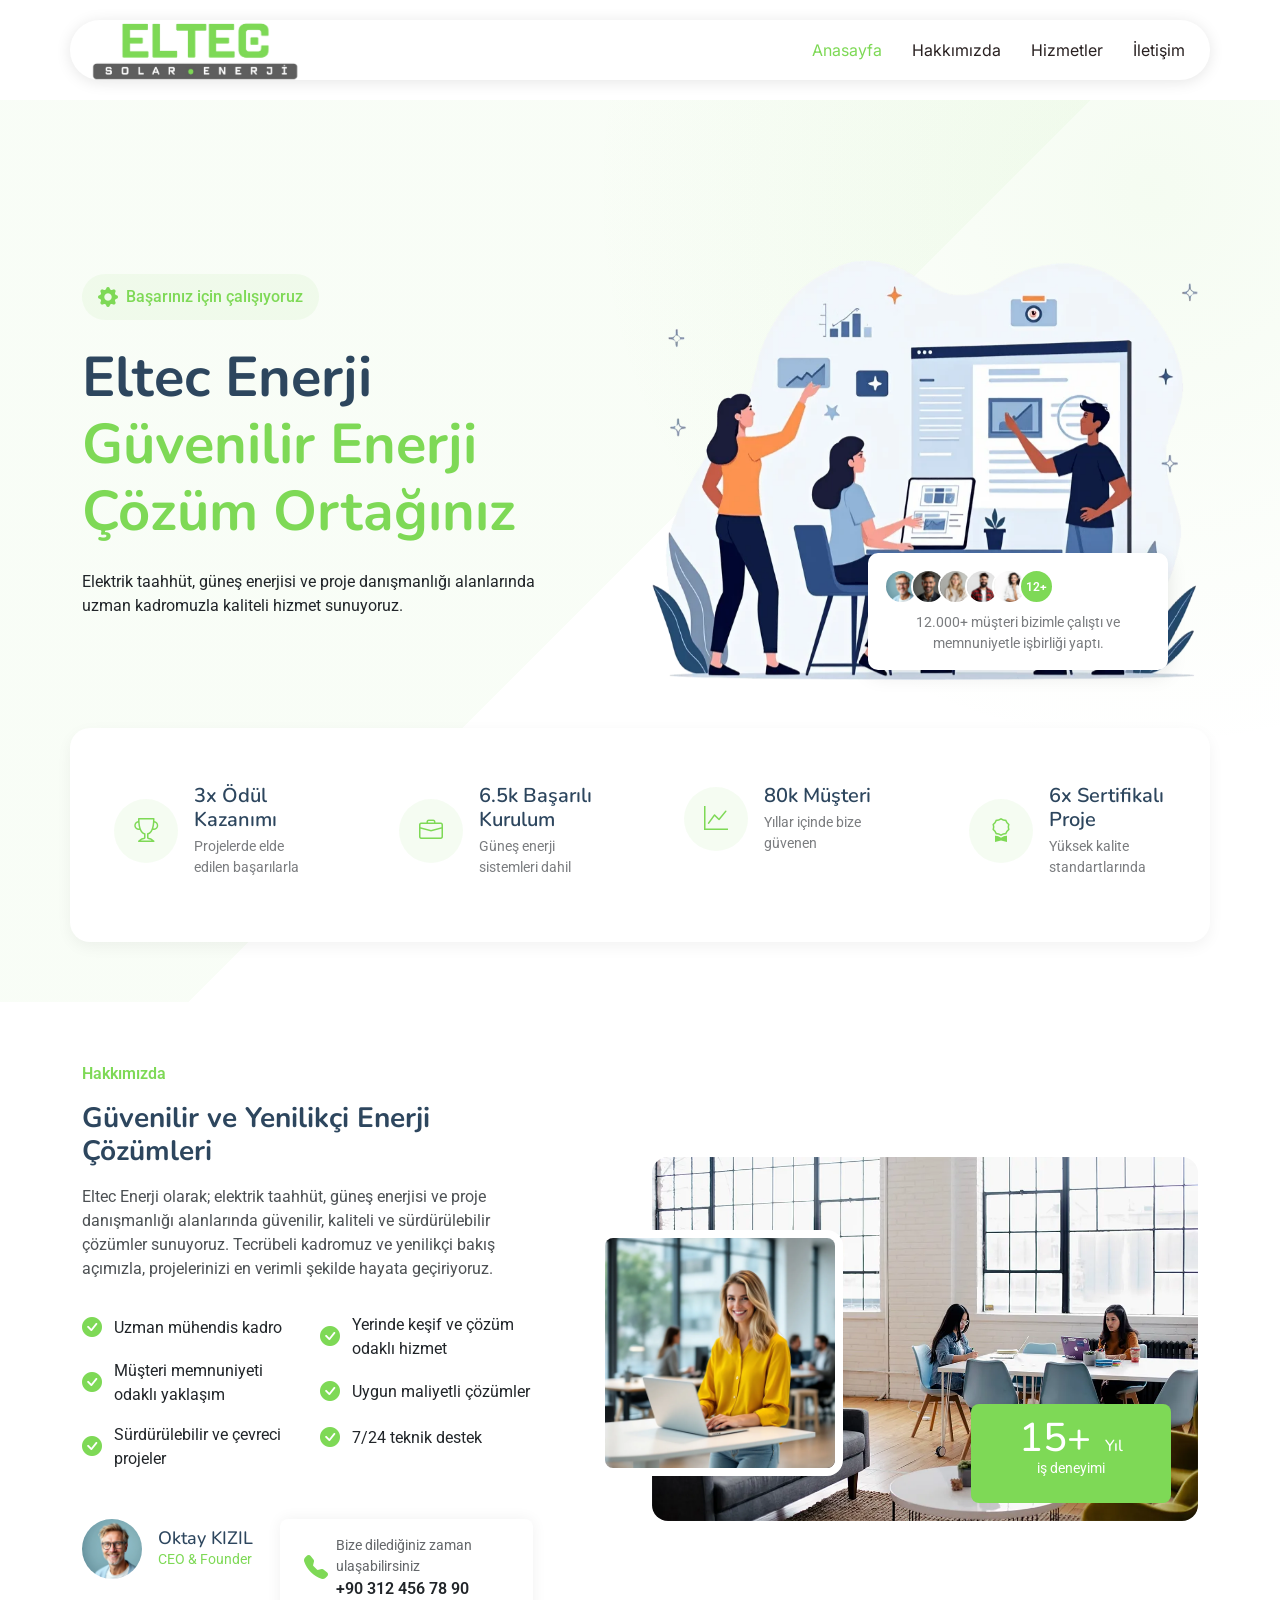
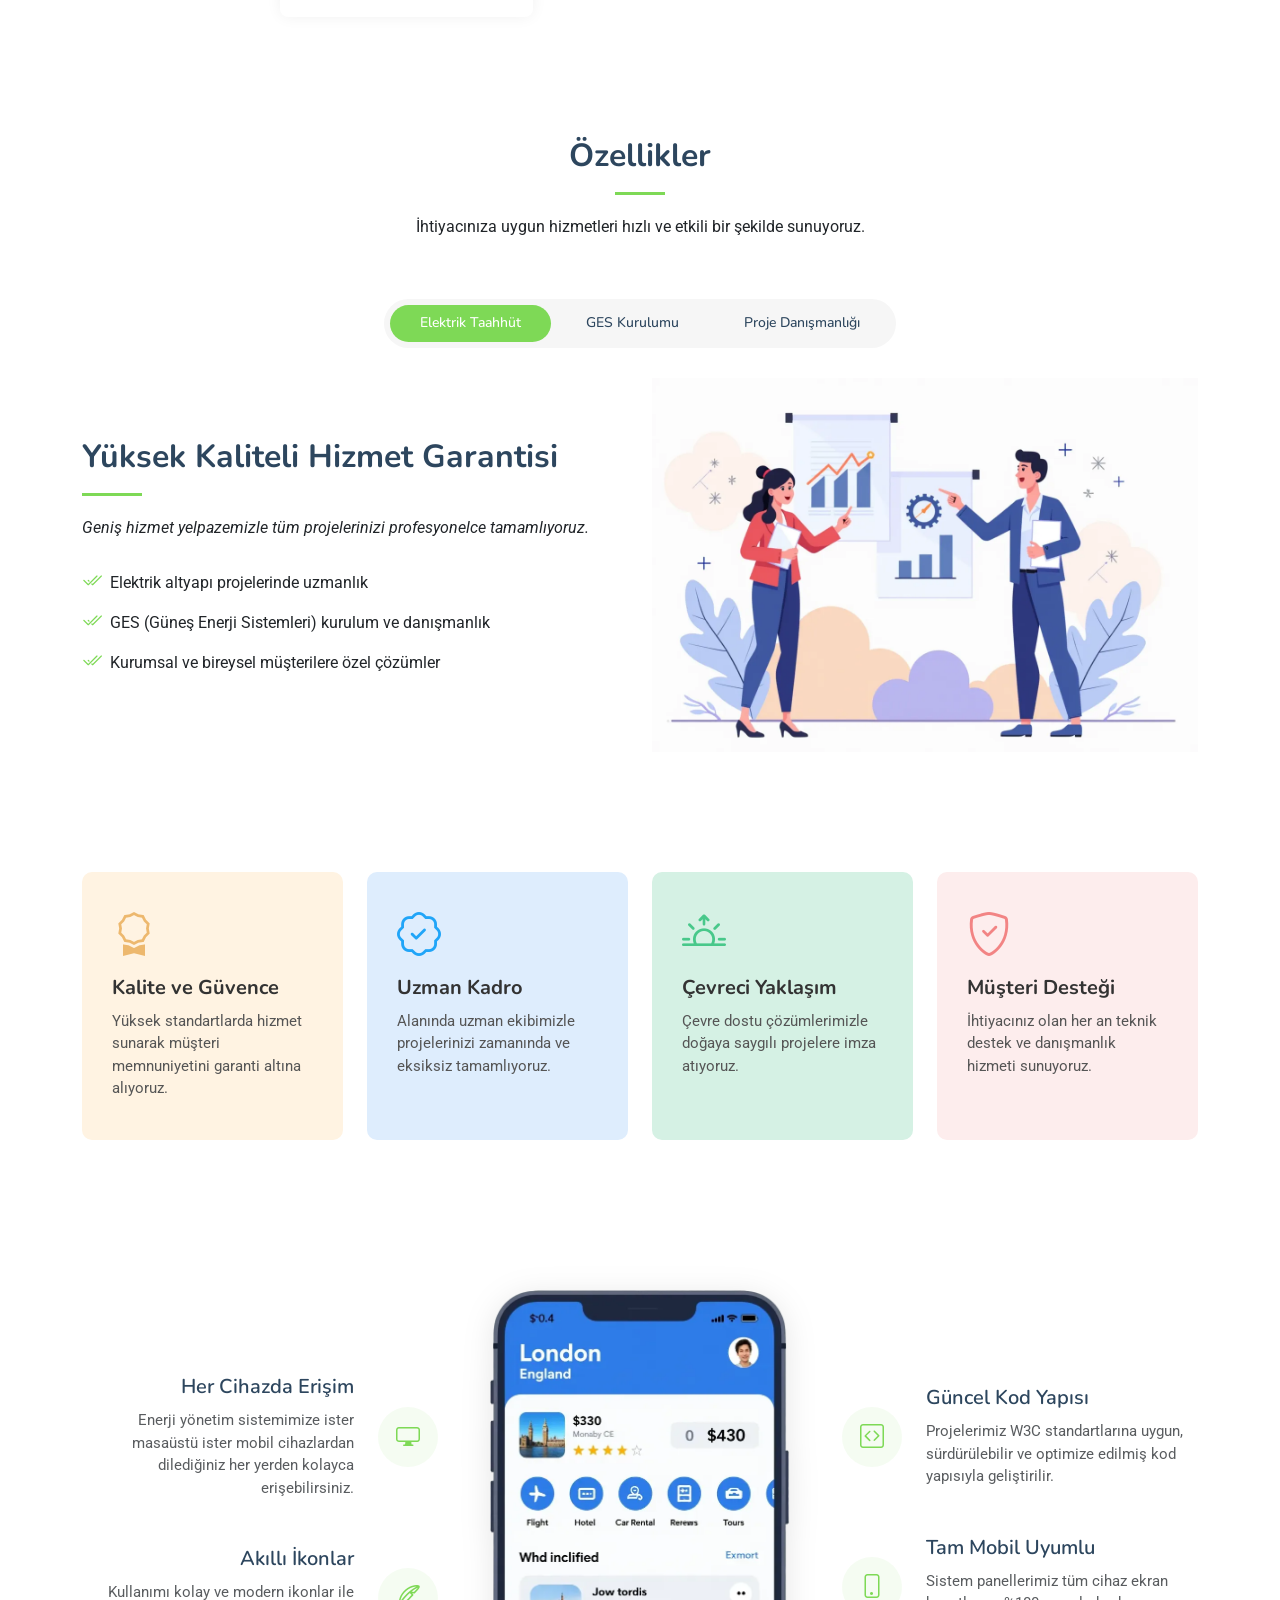
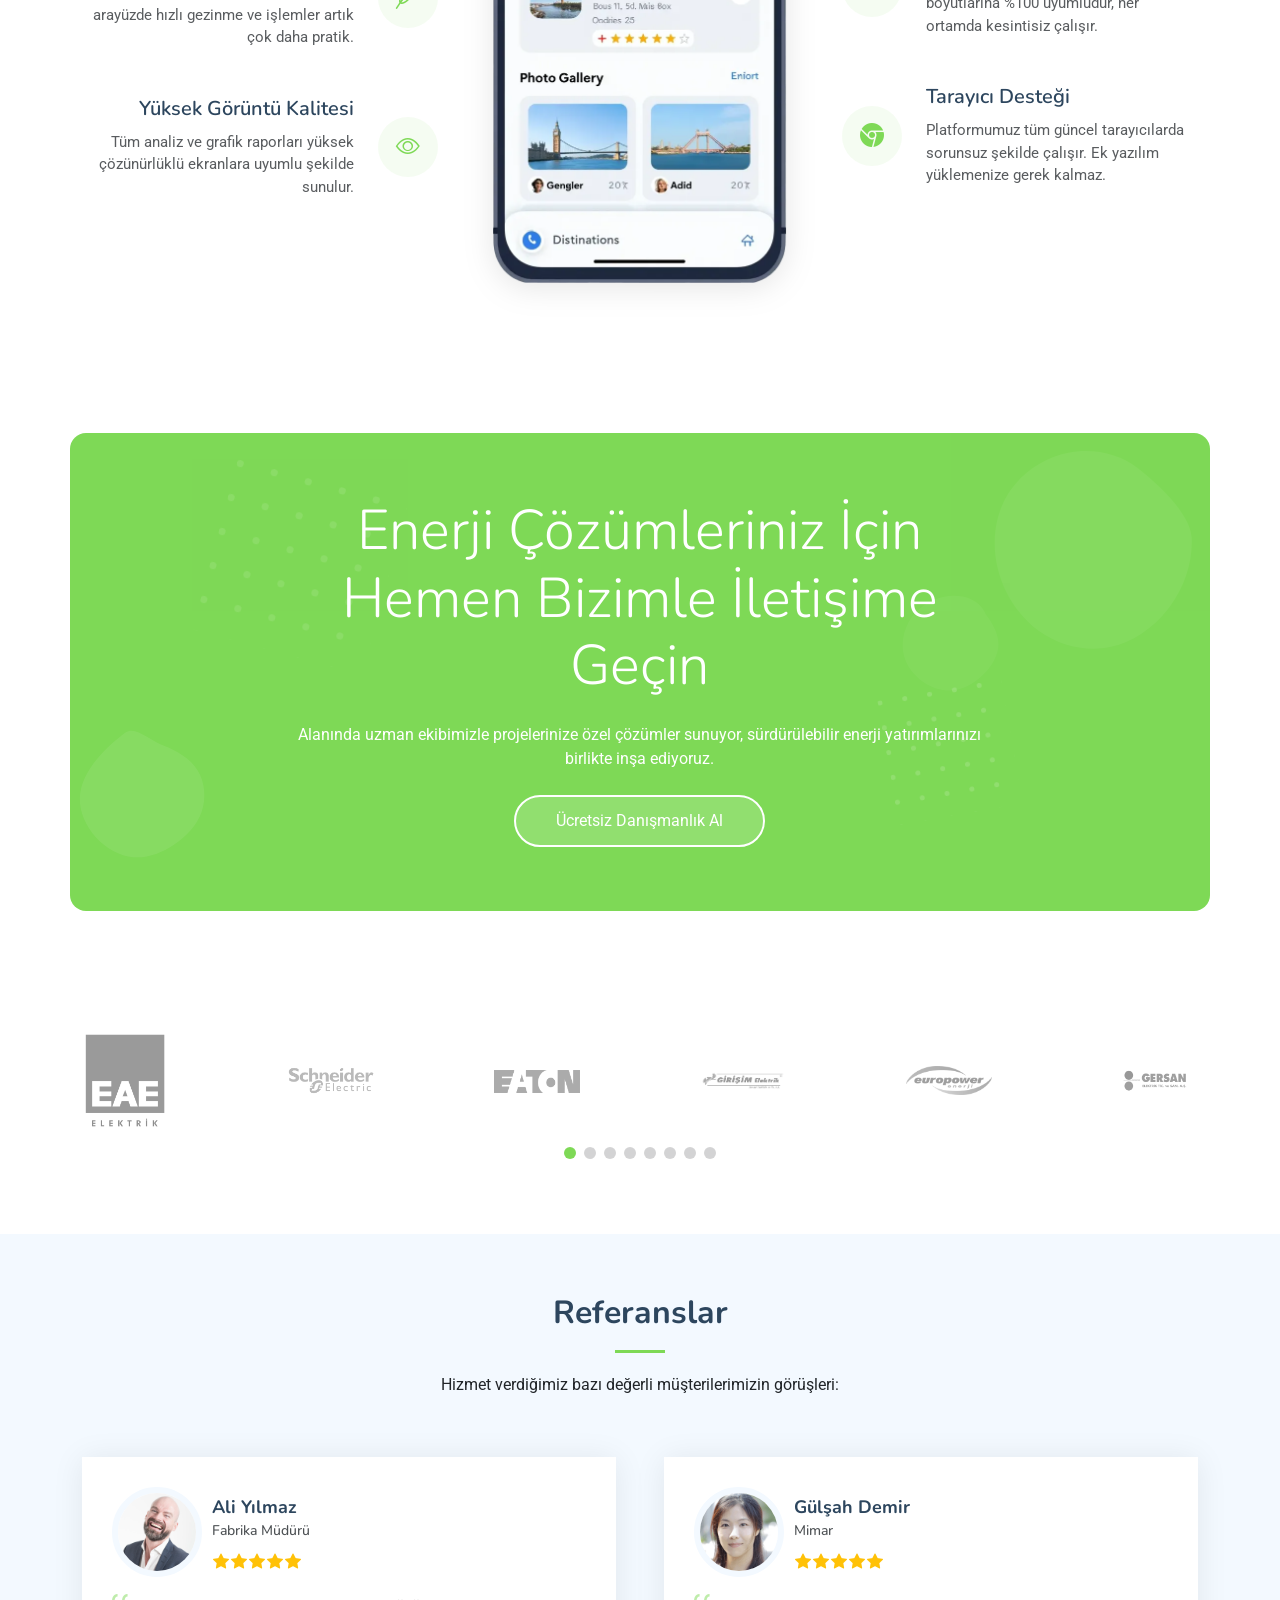
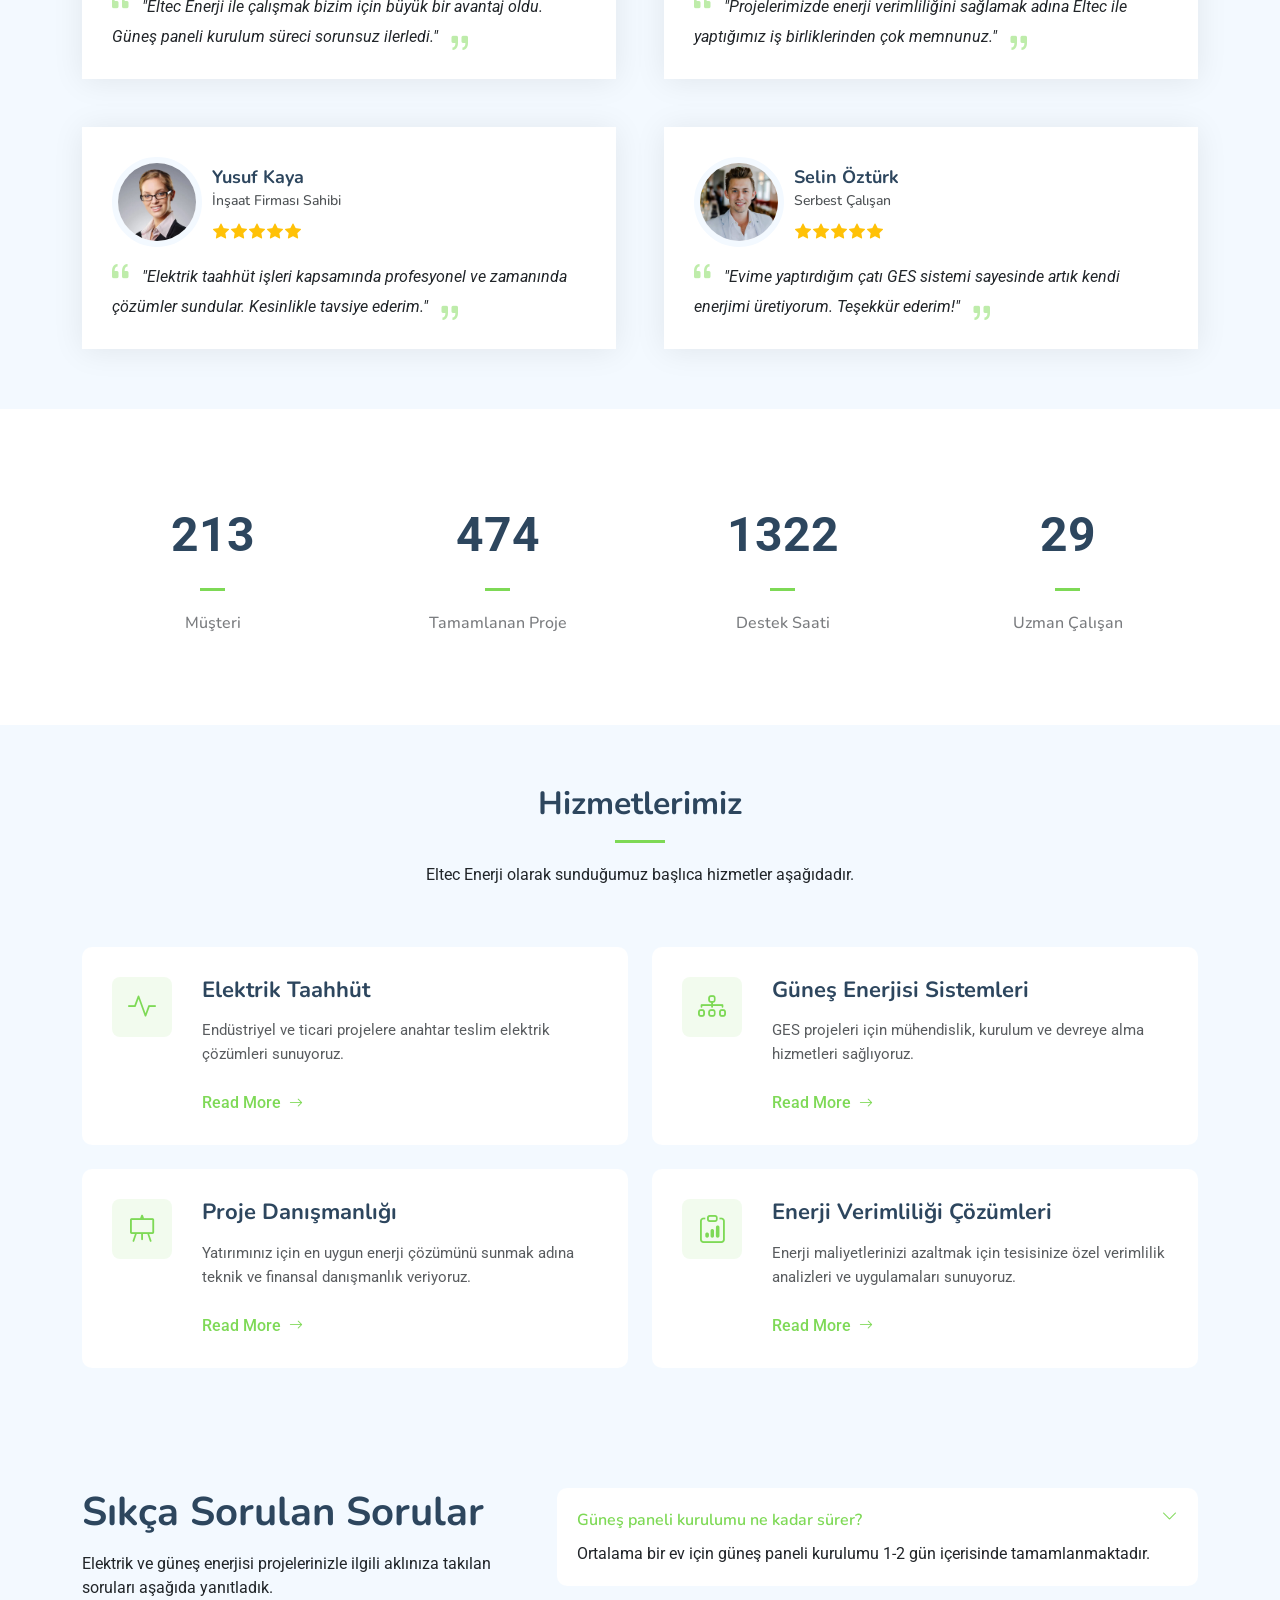
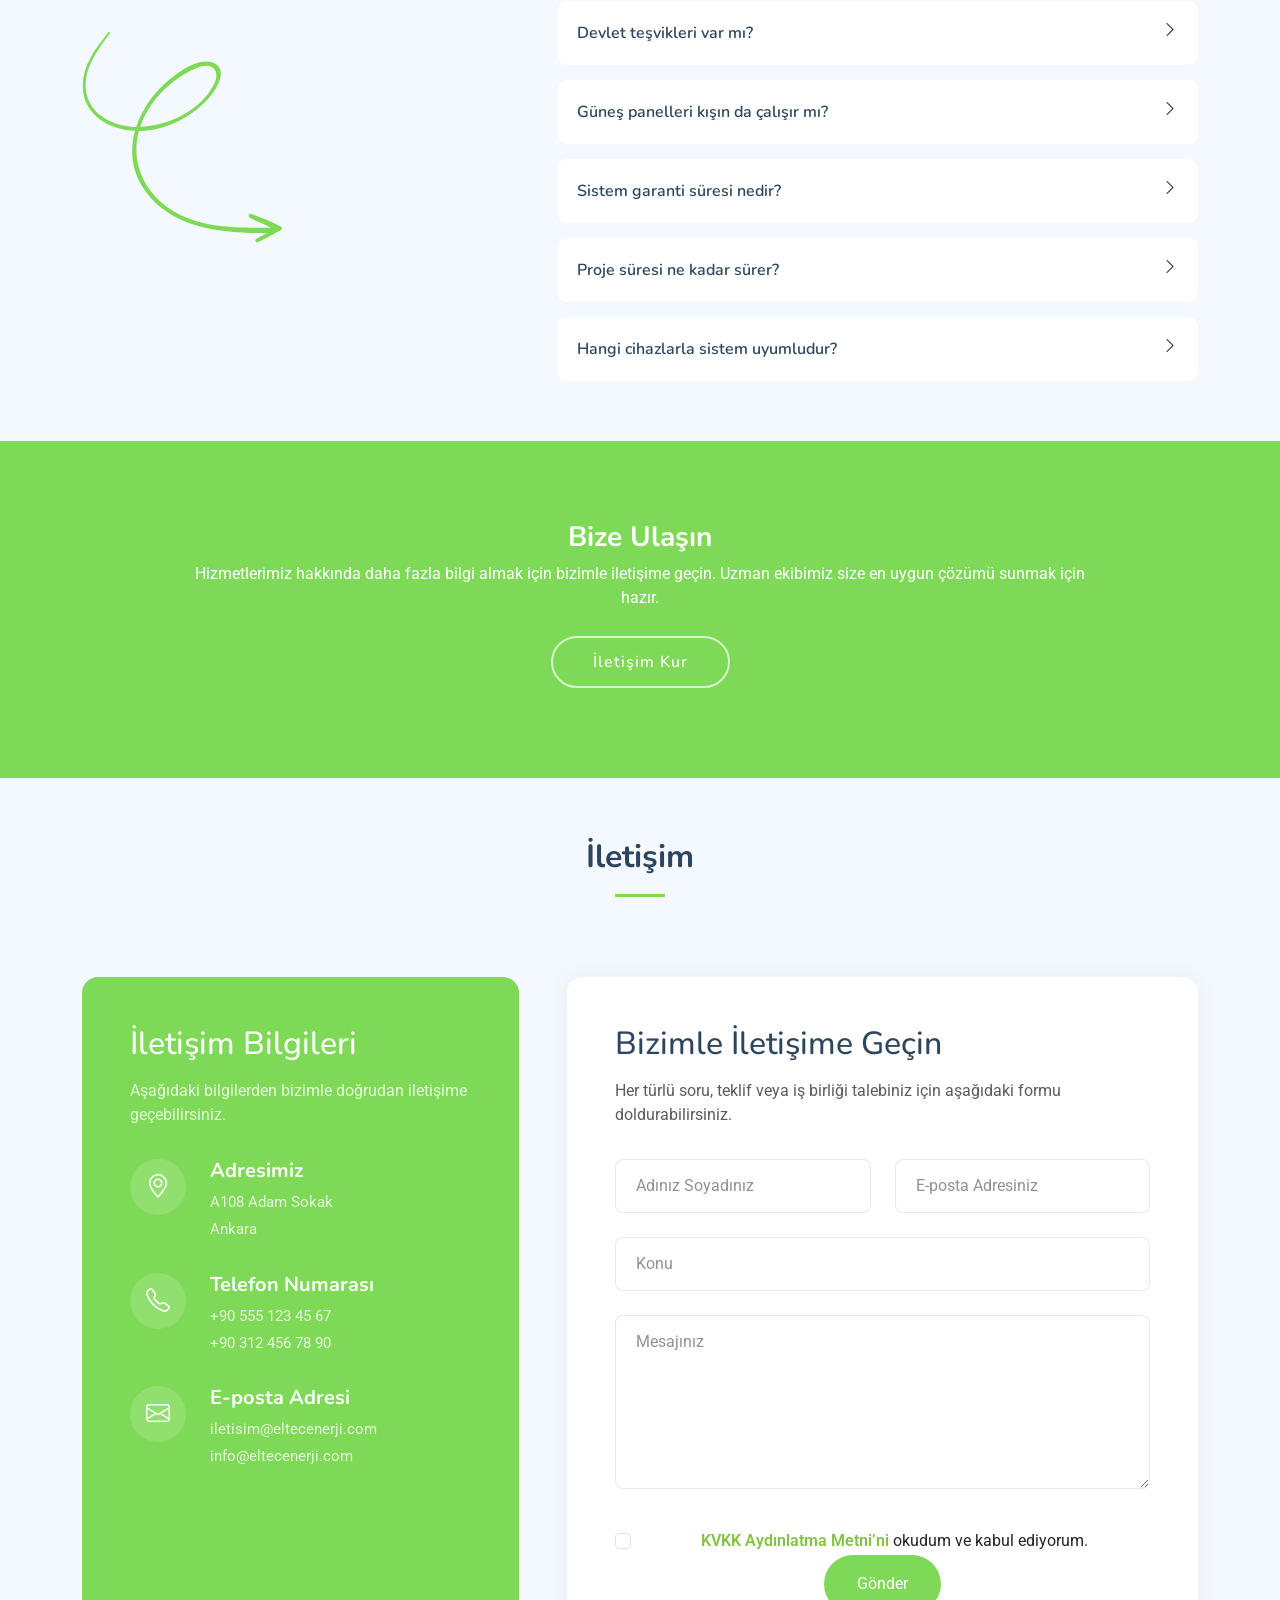
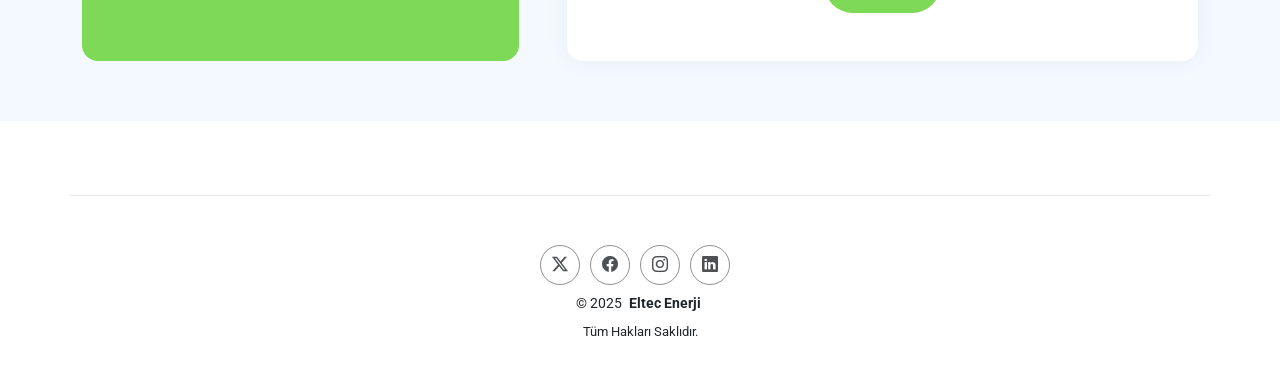
<file: index.html>
<!DOCTYPE html>
<html lang="en">

<head>
  <meta charset="utf-8">
  <meta content="width=device-width, initial-scale=1.0" name="viewport">
  <title>Eltec Solar Enerji</title>
  <meta name="description" content="">
  <meta name="keywords" content="">

  <!-- Favicons -->
  <link href="assets/img/favicon.png" rel="icon">
  <link href="assets/img/apple-touch-icon.png" rel="apple-touch-icon">

  <!-- Fonts -->
  <link href="https://fonts.googleapis.com" rel="preconnect">
  <link href="https://fonts.gstatic.com" rel="preconnect" crossorigin>
  <link href="https://fonts.googleapis.com/css2?family=Roboto:ital,wght@0,100;0,300;0,400;0,500;0,700;0,900;1,100;1,300;1,400;1,500;1,700;1,900&family=Inter:wght@100;200;300;400;500;600;700;800;900&family=Nunito:ital,wght@0,200;0,300;0,400;0,500;0,600;0,700;0,800;0,900;1,200;1,300;1,400;1,500;1,600;1,700;1,800;1,900&display=swap" rel="stylesheet">

  <!-- Vendor CSS Files -->
  <link href="assets/vendor/bootstrap/css/bootstrap.min.css" rel="stylesheet">
  <link href="assets/vendor/bootstrap-icons/bootstrap-icons.css" rel="stylesheet">
  <link href="assets/vendor/aos/aos.css" rel="stylesheet">
  <link href="assets/vendor/glightbox/css/glightbox.min.css" rel="stylesheet">
  <link href="assets/vendor/swiper/swiper-bundle.min.css" rel="stylesheet">

  <!-- Main CSS File -->
  <link href="assets/css/main.css" rel="stylesheet">

  <!-- =======================================================
  * Template Name: iLanding
  * Template URL: https://bootstrapmade.com/ilanding-bootstrap-landing-page-template/
  * Updated: Nov 12 2024 with Bootstrap v5.3.3
  * Author: BootstrapMade.com
  * License: https://bootstrapmade.com/license/
  ======================================================== -->
 
</head>

<body class="index-page">

  <header id="header" class="header d-flex align-items-center">
    <div class="header-container container-fluid container-xl position-relative d-flex align-items-center justify-content-between">

      <div class="logo ">
        <!-- Uncomment the line below if you also wish to use an image logo -->
        <img src="assets/img/Eltec.png" alt="Eltec Enerji">
        <!-- <h1 class="sitename">iLanding</h1> -->
      </div>

      <nav id="navmenu" class="navmenu">
        <ul>
          <li><a href="#hero" class="active">Anasayfa</a></li>
          <li><a href="#about">Hakkımızda</a></li>
          <li><a href="#services">Hizmetler</a></li>
          <li><a href="#contact">İletişim</a></li>     
        </ul>
        <i class="mobile-nav-toggle d-xl-none bi bi-list"></i>
      </nav>
    </div>
  </header>

  <main class="main">

    <!-- Hero Section -->
    <section id="hero" class="hero section">

      <div class="container" data-aos="fade-up" data-aos-delay="100">

        <div class="row align-items-center">
          <div class="col-lg-6">
            <div class="hero-content" data-aos="fade-up" data-aos-delay="200">
              <div class="company-badge mb-4">
                <i class="bi bi-gear-fill me-2"></i>
                Başarınız için çalışıyoruz
              </div>

              <h1 class="mb-4">
                Eltec Enerji <br>
                <span class="accent-text">Güvenilir Enerji Çözüm Ortağınız</span>
            </h1>
            

            <p class="mb-4 mb-md-5">
              Elektrik taahhüt, güneş enerjisi ve proje danışmanlığı alanlarında<br>
              uzman kadromuzla kaliteli hizmet sunuyoruz.
          </p>                   
            </div>
          </div>

          <div class="col-lg-6">
            <div class="hero-image" data-aos="zoom-out" data-aos-delay="300">
              <img src="assets/img/illustration-1.webp" alt="Hero Image" class="img-fluid">

              <div class="customers-badge">
                <div class="customer-avatars">
                  <img src="assets/img/avatar-1.webp" alt="Customer 1" class="avatar">
                  <img src="assets/img/avatar-2.webp" alt="Customer 2" class="avatar">
                  <img src="assets/img/avatar-3.webp" alt="Customer 3" class="avatar">
                  <img src="assets/img/avatar-4.webp" alt="Customer 4" class="avatar">
                  <img src="assets/img/avatar-5.webp" alt="Customer 5" class="avatar">
                  <span class="avatar more">12+</span>
                </div>
                <p class="mb-0 mt-2">12.000+ müşteri bizimle çalıştı ve memnuniyetle işbirliği yaptı.</p>
              </div>
            </div>
          </div>
        </div>

        <div class="row stats-row gy-4 mt-5" data-aos="fade-up" data-aos-delay="500">
          <div class="col-lg-3 col-md-6">
            <div class="stat-item">
              <div class="stat-icon">
                <i class="bi bi-trophy"></i>
              </div>
              <div class="stat-content">
                <h4>3x Ödül Kazanımı</h4>
                <p class="mb-0">Projelerde elde edilen başarılarla</p>
              </div>
            </div>
          </div>
          <div class="col-lg-3 col-md-6">
            <div class="stat-item">
              <div class="stat-icon">
                <i class="bi bi-briefcase"></i>
              </div>
              <div class="stat-content">
                <h4>6.5k Başarılı Kurulum</h4>
                <p class="mb-0">Güneş enerji sistemleri dahil</p>
              </div>
            </div>
          </div>
          <div class="col-lg-3 col-md-6">
            <div class="stat-item">
              <div class="stat-icon">
                <i class="bi bi-graph-up"></i>
              </div>
              <div class="stat-content">
                <h4>80k Müşteri</h4>
                <p class="mb-0">Yıllar içinde bize güvenen</p>
              </div>
            </div>
          </div>
          <div class="col-lg-3 col-md-6">
            <div class="stat-item">
              <div class="stat-icon">
                <i class="bi bi-award"></i>
              </div>
              <div class="stat-content">
                <h4>6x Sertifikalı Proje</h4>
                <p class="mb-0">Yüksek kalite standartlarında</p>
              </div>
            </div>
          </div>
        </div>

      </div>

    </section><!-- /Hero Section -->

    <!-- About Section -->
    <section id="about" class="about section">

      <div class="container" data-aos="fade-up" data-aos-delay="100">

        <div class="row gy-4 align-items-center justify-content-between">

          <div class="col-xl-5" data-aos="fade-up" data-aos-delay="200">
            <span class="about-meta">Hakkımızda</span>
            <h2 class="about-title">Güvenilir ve Yenilikçi Enerji Çözümleri</h2>
            <p class="about-description">Eltec Enerji olarak; elektrik taahhüt, güneş enerjisi ve proje danışmanlığı alanlarında
              güvenilir, kaliteli ve sürdürülebilir çözümler sunuyoruz. 
              Tecrübeli kadromuz ve yenilikçi bakış açımızla, projelerinizi en verimli şekilde hayata geçiriyoruz.</p>

            <div class="row feature-list-wrapper">
              <div class="col-md-6">
                <ul class="feature-list">
                  <li><i class="bi bi-check-circle-fill"></i> Uzman mühendis kadro</li>
                  <li><i class="bi bi-check-circle-fill"></i> Müşteri memnuniyeti odaklı yaklaşım</li>
                  <li><i class="bi bi-check-circle-fill"></i> Sürdürülebilir ve çevreci projeler</li>
                </ul>
              </div>
              <div class="col-md-6">
                <ul class="feature-list">
                  <li><i class="bi bi-check-circle-fill"></i> Yerinde keşif ve çözüm odaklı hizmet</li>
                  <li><i class="bi bi-check-circle-fill"></i> Uygun maliyetli çözümler</li>
                  <li><i class="bi bi-check-circle-fill"></i> 7/24 teknik destek</li>
                </ul>
              </div>
            </div>

            <div class="info-wrapper">
              <div class="row gy-4">
                <div class="col-lg-5">
                  <div class="profile d-flex align-items-center gap-3">
                    <img src="assets/img/avatar-1.webp" alt="CEO Profile" class="profile-image">
                    <div>
                      <h4 class="profile-name">Oktay KIZIL</h4>
                      <p class="profile-position">CEO &amp; Founder</p>
                    </div>
                  </div>
                </div>
                <div class="col-lg-7">
                  <div class="contact-info d-flex align-items-center gap-2">
                    <i class="bi bi-telephone-fill"></i>
                    <div>
                      <p class="contact-label">Bize dilediğiniz zaman ulaşabilirsiniz</p>
                      <p class="contact-number">+90 312 456 78 90</p>
                    </div>
                  </div>
                </div>
              </div>
            </div>
          </div>

          <div class="col-xl-6" data-aos="fade-up" data-aos-delay="300">
            <div class="image-wrapper">
              <div class="images position-relative" data-aos="zoom-out" data-aos-delay="400">
                <img src="assets/img/about-5.webp" alt="Business Meeting" class="img-fluid main-image rounded-4">
                <img src="assets/img/about-2.webp" alt="Team Discussion" class="img-fluid small-image rounded-4">
              </div>
              <div class="experience-badge floating">
                <h3>15+ <span>Yıl</span></h3>
                <p>iş deneyimi</p>
              </div>
            </div>
          </div>
        </div>

      </div>

    </section><!-- /About Section -->

    <!-- Features Section -->
    <section id="features" class="features section">

      <!-- Section Title -->
      <div class="container section-title" data-aos="fade-up">
        <h2>Özellikler</h2>
        <p>İhtiyacınıza uygun hizmetleri hızlı ve etkili bir şekilde sunuyoruz.</p>
      </div><!-- End Section Title -->

      <div class="container">

        <div class="d-flex justify-content-center">

          <ul class="nav nav-tabs" data-aos="fade-up" data-aos-delay="100">

            <li class="nav-item">
              <a class="nav-link active show" data-bs-toggle="tab" data-bs-target="#features-tab-1">
                <h4>Elektrik Taahhüt</h4>
              </a>
            </li><!-- End tab nav item -->

            <li class="nav-item">
              <a class="nav-link" data-bs-toggle="tab" data-bs-target="#features-tab-2">
                <h4>GES Kurulumu</h4>
              </a><!-- End tab nav item -->

            </li>
            <li class="nav-item">
              <a class="nav-link" data-bs-toggle="tab" data-bs-target="#features-tab-3">
                <h4>Proje Danışmanlığı</h4>
              </a>
            </li><!-- End tab nav item -->

          </ul>

        </div>

        <div class="tab-content" data-aos="fade-up" data-aos-delay="200">

          <div class="tab-pane fade active show" id="features-tab-1">
            <div class="row">
              <div class="col-lg-6 order-2 order-lg-1 mt-3 mt-lg-0 d-flex flex-column justify-content-center">
                <h3>Yüksek Kaliteli Hizmet Garantisi</h3>
                <p class="fst-italic">
                  Geniş hizmet yelpazemizle tüm projelerinizi profesyonelce tamamlıyoruz.
                </p>
                <ul>
                  <li><i class="bi bi-check2-all"></i> <span>Elektrik altyapı projelerinde uzmanlık</span></li>
                  <li><i class="bi bi-check2-all"></i> <span>GES (Güneş Enerji Sistemleri) kurulum ve danışmanlık</span></li>
                  <li><i class="bi bi-check2-all"></i> <span>Kurumsal ve bireysel müşterilere özel çözümler</span></li>
                </ul>
              </div>
              <div class="col-lg-6 order-1 order-lg-2 text-center">
                <img src="assets/img/features-illustration-1.webp" alt="" class="img-fluid">
              </div>
            </div>
          </div><!-- End tab content item -->

          <div class="tab-pane fade" id="features-tab-2">
            <div class="row">
              <div class="col-lg-6 order-2 order-lg-1 mt-3 mt-lg-0 d-flex flex-column justify-content-center">
                <h3>Sürdürülebilir Enerji İçin Akıllı Çözümler</h3>
                <p class="fst-italic">
                  Güneş enerjisi yatırımlarınız için mühendislikten devreye almaya kadar her aşamada yanınızdayız.
                </p>
                <ul>
                  <li><i class="bi bi-check2-all"></i> <span>İhtiyaca özel sistem tasarımı</span></li>
                  <li><i class="bi bi-check2-all"></i> <span>Kurulum ve saha denetimi</span></li>
                  <li><i class="bi bi-check2-all"></i> <span>Devreye alma ve bakım hizmetleri</span></li>
                  <li><i class="bi bi-check2-all"></i> <span>Uzun vadeli enerji tasarrufu ve verimlilik odaklı çözümler</span></li>
                </ul>
              </div>
              <div class="col-lg-6 order-1 order-lg-2 text-center">
                <img src="assets/img/features-illustration-2.webp" alt="" class="img-fluid">
              </div>
            </div>
          </div><!-- End tab content item -->

          <div class="tab-pane fade" id="features-tab-3">
            <div class="row">
              <div class="col-lg-6 order-2 order-lg-1 mt-3 mt-lg-0 d-flex flex-column justify-content-center">
                <h3>Enerji Projelerinizde Stratejik Rehberlik</h3>
                <p class="fst-italic">
                  Doğru yatırım kararları almanız için teknik ve finansal analiz desteği sunuyoruz.
                </p>
                <ul>
                  <li><i class="bi bi-check2-all"></i> <span>Proje fizibilite analizleri</span></li>
                  <li><i class="bi bi-check2-all"></i> <span>Maliyet ve verimlilik planlaması</span></li>
                  <li><i class="bi bi-check2-all"></i> <span>Teşvik ve yasal süreç desteği</span></li>
                </ul>
                
              </div>
              <div class="col-lg-6 order-1 order-lg-2 text-center">
                <img src="assets/img/features-illustration-3.webp" alt="" class="img-fluid">
              </div>
            </div>
          </div><!-- End tab content item -->

        </div>

      </div>

    </section><!-- /Features Section -->

    <!-- Features Cards Section -->
    <section id="features-cards" class="features-cards section">

      <div class="container">

        <div class="row gy-4">

          <div class="col-xl-3 col-md-6" data-aos="zoom-in" data-aos-delay="100">
            <div class="feature-box orange">
              <i class="bi bi-award"></i>
              <h4>Kalite ve Güvence</h4>
              <p>Yüksek standartlarda hizmet sunarak müşteri memnuniyetini garanti altına alıyoruz.</p>
            </div>
          </div><!-- End Feature Borx-->

          <div class="col-xl-3 col-md-6" data-aos="zoom-in" data-aos-delay="200">
            <div class="feature-box blue">
              <i class="bi bi-patch-check"></i>
              <h4>Uzman Kadro</h4>
              <p>Alanında uzman ekibimizle projelerinizi zamanında ve eksiksiz tamamlıyoruz.</p>
            </div>
          </div><!-- End Feature Borx-->

          <div class="col-xl-3 col-md-6" data-aos="zoom-in" data-aos-delay="300">
            <div class="feature-box green">
              <i class="bi bi-sunrise"></i>
              <h4>Çevreci Yaklaşım</h4>
              <p>Çevre dostu çözümlerimizle doğaya saygılı projelere imza atıyoruz.</p>
            </div>
          </div><!-- End Feature Borx-->

          <div class="col-xl-3 col-md-6" data-aos="zoom-in" data-aos-delay="400">
            <div class="feature-box red">
              <i class="bi bi-shield-check"></i>
              <h4>Müşteri Desteği</h4>
              <p>İhtiyacınız olan her an teknik destek ve danışmanlık hizmeti sunuyoruz.</p>
            </div>
          </div><!-- End Feature Borx-->

        </div>

      </div>

    </section><!-- /Features Cards Section -->

    <!-- Features 2 Section -->
    <section id="features-2" class="features-2 section">

      <div class="container" data-aos="fade-up" data-aos-delay="100">

        <div class="row align-items-center">

          <div class="col-lg-4">

            <div class="feature-item text-end mb-5" data-aos="fade-right" data-aos-delay="200">
              <div class="d-flex align-items-center justify-content-end gap-4">
                <div class="feature-content">
                  <h3>Her Cihazda Erişim</h3>
                  <p>Enerji yönetim sistemimize ister masaüstü ister mobil cihazlardan dilediğiniz her yerden kolayca erişebilirsiniz.</p>
                </div>
                <div class="feature-icon flex-shrink-0">
                  <i class="bi bi-display"></i>
                </div>
              </div>
            </div><!-- End .feature-item -->

            <div class="feature-item text-end mb-5" data-aos="fade-right" data-aos-delay="300">
              <div class="d-flex align-items-center justify-content-end gap-4">
                <div class="feature-content">
                  <h3>Akıllı İkonlar</h3>
                  <p>Kullanımı kolay ve modern ikonlar ile arayüzde hızlı gezinme ve işlemler artık çok daha pratik.</p>
                </div>
                <div class="feature-icon flex-shrink-0">
                  <i class="bi bi-feather"></i>
                </div>
              </div>
            </div><!-- End .feature-item -->

            <div class="feature-item text-end" data-aos="fade-right" data-aos-delay="400">
              <div class="d-flex align-items-center justify-content-end gap-4">
                <div class="feature-content">
                  <h3>Yüksek Görüntü Kalitesi</h3>
                  <p>Tüm analiz ve grafik raporları yüksek çözünürlüklü ekranlara uyumlu şekilde sunulur.</p>
                </div>
                <div class="feature-icon flex-shrink-0">
                  <i class="bi bi-eye"></i>
                </div>
              </div>
            </div><!-- End .feature-item -->

          </div>

          <div class="col-lg-4" data-aos="zoom-in" data-aos-delay="200">
            <div class="phone-mockup text-center">
              <img src="assets/img/phone-app-screen.webp" alt="Phone Mockup" class="img-fluid">
            </div>
          </div><!-- End Phone Mockup -->

          <div class="col-lg-4">

            <div class="feature-item mb-5" data-aos="fade-left" data-aos-delay="200">
              <div class="d-flex align-items-center gap-4">
                <div class="feature-icon flex-shrink-0">
                  <i class="bi bi-code-square"></i>
                </div>
                <div class="feature-content">
                  <h3>Güncel Kod Yapısı</h3>
                  <p>Projelerimiz W3C standartlarına uygun, sürdürülebilir ve optimize edilmiş kod yapısıyla geliştirilir.</p>
                </div>
              </div>
            </div><!-- End .feature-item -->

            <div class="feature-item mb-5" data-aos="fade-left" data-aos-delay="300">
              <div class="d-flex align-items-center gap-4">
                <div class="feature-icon flex-shrink-0">
                  <i class="bi bi-phone"></i>
                </div>
                <div class="feature-content">
                  <h3>Tam Mobil Uyumlu</h3>
                  <p>Sistem panellerimiz tüm cihaz ekran boyutlarına %100 uyumludur, her ortamda kesintisiz çalışır.</p>
                </div>
              </div>
            </div><!-- End .feature-item -->

            <div class="feature-item" data-aos="fade-left" data-aos-delay="400">
              <div class="d-flex align-items-center gap-4">
                <div class="feature-icon flex-shrink-0">
                  <i class="bi bi-browser-chrome"></i>
                </div>
                <div class="feature-content">
                  <h3>Tarayıcı Desteği</h3>
                  <p>Platformumuz tüm güncel tarayıcılarda sorunsuz şekilde çalışır. Ek yazılım yüklemenize gerek kalmaz.</p>
                </div>
              </div>
            </div><!-- End .feature-item -->

          </div>
        </div>

      </div>

    </section><!-- /Features 2 Section -->

    <!-- Call To Action Section -->
    <section id="call-to-action" class="call-to-action section">

      <div class="container" data-aos="fade-up" data-aos-delay="100">

        <div class="row content justify-content-center align-items-center position-relative">
          <div class="col-lg-8 mx-auto text-center">
            <h2 class="display-4 mb-4">Enerji Çözümleriniz İçin Hemen Bizimle İletişime Geçin</h2>
            <p class="mb-4">Alanında uzman ekibimizle projelerinize özel çözümler sunuyor, sürdürülebilir enerji yatırımlarınızı birlikte inşa ediyoruz.</p>
            <a href="#contact" class="btn btn-cta">Ücretsiz Danışmanlık Al</a>
          </div>

          <!-- Abstract Background Elements -->
          <div class="shape shape-1">
            <svg viewBox="0 0 200 200" xmlns="http://www.w3.org/2000/svg">
              <path d="M47.1,-57.1C59.9,-45.6,68.5,-28.9,71.4,-10.9C74.2,7.1,71.3,26.3,61.5,41.1C51.7,55.9,35,66.2,16.9,69.2C-1.3,72.2,-21,67.8,-36.9,57.9C-52.8,48,-64.9,32.6,-69.1,15.1C-73.3,-2.4,-69.5,-22,-59.4,-37.1C-49.3,-52.2,-32.8,-62.9,-15.7,-64.9C1.5,-67,34.3,-68.5,47.1,-57.1Z" transform="translate(100 100)"></path>
            </svg>
          </div>

          <div class="shape shape-2">
            <svg viewBox="0 0 200 200" xmlns="http://www.w3.org/2000/svg">
              <path d="M41.3,-49.1C54.4,-39.3,66.6,-27.2,71.1,-12.1C75.6,3,72.4,20.9,63.3,34.4C54.2,47.9,39.2,56.9,23.2,62.3C7.1,67.7,-10,69.4,-24.8,64.1C-39.7,58.8,-52.3,46.5,-60.1,31.5C-67.9,16.4,-70.9,-1.4,-66.3,-16.6C-61.8,-31.8,-49.7,-44.3,-36.3,-54C-22.9,-63.7,-8.2,-70.6,3.6,-75.1C15.4,-79.6,28.2,-58.9,41.3,-49.1Z" transform="translate(100 100)"></path>
            </svg>
          </div>

          <!-- Dot Pattern Groups -->
          <div class="dots dots-1">
            <svg viewBox="0 0 100 100" xmlns="http://www.w3.org/2000/svg">
              <pattern id="dot-pattern" x="0" y="0" width="20" height="20" patternUnits="userSpaceOnUse">
                <circle cx="2" cy="2" r="2" fill="currentColor"></circle>
              </pattern>
              <rect width="100" height="100" fill="url(#dot-pattern)"></rect>
            </svg>
          </div>

          <div class="dots dots-2">
            <svg viewBox="0 0 100 100" xmlns="http://www.w3.org/2000/svg">
              <pattern id="dot-pattern-2" x="0" y="0" width="20" height="20" patternUnits="userSpaceOnUse">
                <circle cx="2" cy="2" r="2" fill="currentColor"></circle>
              </pattern>
              <rect width="100" height="100" fill="url(#dot-pattern-2)"></rect>
            </svg>
          </div>

          <div class="shape shape-3">
            <svg viewBox="0 0 200 200" xmlns="http://www.w3.org/2000/svg">
              <path d="M43.3,-57.1C57.4,-46.5,71.1,-32.6,75.3,-16.2C79.5,0.2,74.2,19.1,65.1,35.3C56,51.5,43.1,65,27.4,71.7C11.7,78.4,-6.8,78.3,-23.9,72.4C-41,66.5,-56.7,54.8,-65.4,39.2C-74.1,23.6,-75.8,4,-71.7,-13.2C-67.6,-30.4,-57.7,-45.2,-44.3,-56.1C-30.9,-67,-15.5,-74,0.7,-74.9C16.8,-75.8,33.7,-70.7,43.3,-57.1Z" transform="translate(100 100)"></path>
            </svg>
          </div>
        </div>

      </div>

    </section><!-- /Call To Action Section -->

    <!-- Clients Section -->
    <section id="clients" class="clients section">

      <div class="container" data-aos="fade-up" data-aos-delay="100">

        <div class="swiper init-swiper">
          <script type="application/json" class="swiper-config">
            {
              "loop": true,
              "speed": 600,
              "autoplay": {
                "delay": 5000
              },
              "slidesPerView": "auto",
              "pagination": {
                "el": ".swiper-pagination",
                "type": "bullets",
                "clickable": true
              },
              "breakpoints": {
                "320": {
                  "slidesPerView": 2,
                  "spaceBetween": 40
                },
                "480": {
                  "slidesPerView": 3,
                  "spaceBetween": 60
                },
                "640": {
                  "slidesPerView": 4,
                  "spaceBetween": 80
                },
                "992": {
                  "slidesPerView": 6,
                  "spaceBetween": 120
                }
              }
            }
          </script>
          <div class="swiper-wrapper align-items-center">
            <div class="swiper-slide"><img src="assets/img/clients/Eae.png" class="img-fluid" alt=""></div>
            <div class="swiper-slide"><img src="assets/img/clients/Schneider.png" class="img-fluid" alt=""></div>
            <div class="swiper-slide"><img src="assets/img/clients/Eaton.png" class="img-fluid" alt=""></div>
            <div class="swiper-slide"><img src="assets/img/clients/Girişim.png" class="img-fluid" alt=""></div>
            <div class="swiper-slide"><img src="assets/img/clients/Europower.png" class="img-fluid" alt=""></div>
            <div class="swiper-slide"><img src="assets/img/clients/Gersan.png" class="img-fluid" alt=""></div>
            <div class="swiper-slide"><img src="assets/img/clients/Ayda.png" class="img-fluid" alt=""></div>
            <div class="swiper-slide"><img src="assets/img/clients/Abb.png" class="img-fluid" alt=""></div>
          </div>
          <div class="swiper-pagination"></div>
        </div>

      </div>

    </section><!-- /Clients Section -->

    <!-- Testimonials Section -->
    <section id="testimonials" class="testimonials section light-background">

      <!-- Section Title -->
      <div class="container section-title" data-aos="fade-up">
        <h2>Referanslar</h2>
        <p>Hizmet verdiğimiz bazı değerli müşterilerimizin görüşleri:</p>
      </div><!-- End Section Title -->

      <div class="container">

        <div class="row g-5">

          <div class="col-lg-6" data-aos="fade-up" data-aos-delay="100">
            <div class="testimonial-item">
              <img src="assets/img/testimonials/testimonials-1.jpg" class="testimonial-img" alt="">
              <h3>Ali Yılmaz</h3>
              <h4>Fabrika Müdürü</h4>
              <div class="stars">
                <i class="bi bi-star-fill"></i><i class="bi bi-star-fill"></i><i class="bi bi-star-fill"></i><i class="bi bi-star-fill"></i><i class="bi bi-star-fill"></i>
              </div>
              <p>
                <i class="bi bi-quote quote-icon-left"></i>
                <span>"Eltec Enerji ile çalışmak bizim için büyük bir avantaj oldu. Güneş paneli kurulum süreci sorunsuz ilerledi."</span>
                <i class="bi bi-quote quote-icon-right"></i>
              </p>
            </div>
          </div><!-- End testimonial item -->

          <div class="col-lg-6" data-aos="fade-up" data-aos-delay="200">
            <div class="testimonial-item">
              <img src="assets/img/testimonials/testimonials-2.jpg" class="testimonial-img" alt="">
              <h3>Gülşah Demir</h3>
              <h4>Mimar</h4>
              <div class="stars">
                <i class="bi bi-star-fill"></i><i class="bi bi-star-fill"></i><i class="bi bi-star-fill"></i><i class="bi bi-star-fill"></i><i class="bi bi-star-fill"></i>
              </div>
              <p>
                <i class="bi bi-quote quote-icon-left"></i>
                <span>"Projelerimizde enerji verimliliğini sağlamak adına Eltec ile yaptığımız iş birliklerinden çok memnunuz."</span>
                <i class="bi bi-quote quote-icon-right"></i>
              </p>
            </div>
          </div><!-- End testimonial item -->

          <div class="col-lg-6" data-aos="fade-up" data-aos-delay="300">
            <div class="testimonial-item">
              <img src="assets/img/testimonials/testimonials-3.jpg" class="testimonial-img" alt="">
              <h3>Yusuf Kaya</h3>
              <h4>İnşaat Firması Sahibi</h4>
              <div class="stars">
                <i class="bi bi-star-fill"></i><i class="bi bi-star-fill"></i><i class="bi bi-star-fill"></i><i class="bi bi-star-fill"></i><i class="bi bi-star-fill"></i>
              </div>
              <p>
                <i class="bi bi-quote quote-icon-left"></i>
                <span>"Elektrik taahhüt işleri kapsamında profesyonel ve zamanında çözümler sundular. Kesinlikle tavsiye ederim."</span>
                <i class="bi bi-quote quote-icon-right"></i>
              </p>
            </div>
          </div><!-- End testimonial item -->

          <div class="col-lg-6" data-aos="fade-up" data-aos-delay="400">
            <div class="testimonial-item">
              <img src="assets/img/testimonials/testimonials-4.jpg" class="testimonial-img" alt="">
              <h3>Selin Öztürk</h3>
              <h4>Serbest Çalışan</h4>
              <div class="stars">
                <i class="bi bi-star-fill"></i><i class="bi bi-star-fill"></i><i class="bi bi-star-fill"></i><i class="bi bi-star-fill"></i><i class="bi bi-star-fill"></i>
              </div>
              <p>
                <i class="bi bi-quote quote-icon-left"></i>
                <span>"Evime yaptırdığım çatı GES sistemi sayesinde artık kendi enerjimi üretiyorum. Teşekkür ederim!"</span>
                <i class="bi bi-quote quote-icon-right"></i>
              </p>
            </div>
          </div><!-- End testimonial item -->

        </div>

      </div>

    </section><!-- /Testimonials Section -->

    <!-- Stats Section -->
    <section id="stats" class="stats section">

      <div class="container" data-aos="fade-up" data-aos-delay="100">

        <div class="row gy-4">

          <div class="col-lg-3 col-md-6">
            <div class="stats-item text-center w-100 h-100">
              <span data-purecounter-start="0" data-purecounter-end="232" data-purecounter-duration="1" class="purecounter"></span>
              <p>Müşteri</p>
            </div>
          </div><!-- End Stats Item -->

          <div class="col-lg-3 col-md-6">
            <div class="stats-item text-center w-100 h-100">
              <span data-purecounter-start="0" data-purecounter-end="521" data-purecounter-duration="1" class="purecounter"></span>
              <p>Tamamlanan Proje</p>
            </div>
          </div><!-- End Stats Item -->

          <div class="col-lg-3 col-md-6">
            <div class="stats-item text-center w-100 h-100">
              <span data-purecounter-start="0" data-purecounter-end="1453" data-purecounter-duration="1" class="purecounter"></span>
              <p>Destek Saati</p>
            </div>
          </div><!-- End Stats Item -->

          <div class="col-lg-3 col-md-6">
            <div class="stats-item text-center w-100 h-100">
              <span data-purecounter-start="0" data-purecounter-end="32" data-purecounter-duration="1" class="purecounter"></span>
              <p>Uzman Çalışan</p>
            </div>
          </div><!-- End Stats Item -->

        </div>

      </div>

    </section><!-- /Stats Section -->

    <!-- Services Section -->
    <section id="services" class="services section light-background">

      <!-- Section Title -->
      <div class="container section-title" data-aos="fade-up">
        <h2>Hizmetlerimiz</h2>
        <p>Eltec Enerji olarak sunduğumuz başlıca hizmetler aşağıdadır.</p>
      </div><!-- End Section Title -->

      <div class="container" data-aos="fade-up" data-aos-delay="100">

        <div class="row g-4">

          <div class="col-lg-6" data-aos="fade-up" data-aos-delay="100">
            <div class="service-card d-flex">
              <div class="icon flex-shrink-0">
                <i class="bi bi-activity"></i>
              </div>
              <div>
                <h3>Elektrik Taahhüt</h3>
                <p>Endüstriyel ve ticari projelere anahtar teslim elektrik çözümleri sunuyoruz.</p>
                <a href="service-details.html?type=projelendirme" class="read-more">Read More <i class="bi bi-arrow-right"></i></a>
              </div>
            </div>
          </div><!-- End Service Card -->

          <div class="col-lg-6" data-aos="fade-up" data-aos-delay="200">
            <div class="service-card d-flex">
              <div class="icon flex-shrink-0">
                <i class="bi bi-diagram-3"></i>
              </div>
              <div>
                <h3>Güneş Enerjisi Sistemleri</h3>
                <p>GES projeleri için mühendislik, kurulum ve devreye alma hizmetleri sağlıyoruz.</p>
                <a href="service-details.html?type=ges" class="read-more">Read More <i class="bi bi-arrow-right"></i></a>
              </div>
            </div>
          </div><!-- End Service Card -->

          <div class="col-lg-6" data-aos="fade-up" data-aos-delay="300">
            <div class="service-card d-flex">
              <div class="icon flex-shrink-0">
                <i class="bi bi-easel"></i>
              </div>
              <div>
                <h3>Proje Danışmanlığı</h3>
                <p>Yatırımınız için en uygun enerji çözümünü sunmak adına teknik ve finansal danışmanlık veriyoruz.</p>
                <a href="service-details.html?type=danismanlik" class="read-more">Read More <i class="bi bi-arrow-right"></i></a>
              </div>
            </div>
          </div><!-- End Service Card -->

          <div class="col-lg-6" data-aos="fade-up" data-aos-delay="400">
            <div class="service-card d-flex">
              <div class="icon flex-shrink-0">
                <i class="bi bi-clipboard-data"></i>
              </div>
              <div>
                <h3>Enerji Verimliliği Çözümleri</h3>
                <p>Enerji maliyetlerinizi azaltmak için tesisinize özel verimlilik analizleri ve uygulamaları sunuyoruz.</p>
                <a href="service-details.html?type=verimlilik" class="read-more">Read More <i class="bi bi-arrow-right"></i></a>
              </div>
            </div>
          </div><!-- End Service Card -->

        </div>

      </div>

    </section><!-- /Services Section -->

    <!-- Faq Section -->
    <section class="faq-9 faq section light-background" id="faq">

      <div class="container">
        <div class="row">

          <div class="col-lg-5" data-aos="fade-up">
            <h2 class="faq-title">Sıkça Sorulan Sorular</h2>
            <p class="faq-description">Elektrik ve güneş enerjisi projelerinizle ilgili aklınıza takılan soruları aşağıda yanıtladık.</p>
            <div class="faq-arrow d-none d-lg-block" data-aos="fade-up" data-aos-delay="200">
              <svg class="faq-arrow" width="200" height="211" viewBox="0 0 200 211" fill="none" xmlns="http://www.w3.org/2000/svg">
                <path d="M198.804 194.488C189.279 189.596 179.529 185.52 169.407 182.07L169.384 182.049C169.227 181.994 169.07 181.939 168.912 181.884C166.669 181.139 165.906 184.546 167.669 185.615C174.053 189.473 182.761 191.837 189.146 195.695C156.603 195.912 119.781 196.591 91.266 179.049C62.5221 161.368 48.1094 130.695 56.934 98.891C84.5539 98.7247 112.556 84.0176 129.508 62.667C136.396 53.9724 146.193 35.1448 129.773 30.2717C114.292 25.6624 93.7109 41.8875 83.1971 51.3147C70.1109 63.039 59.63 78.433 54.2039 95.0087C52.1221 94.9842 50.0776 94.8683 48.0703 94.6608C30.1803 92.8027 11.2197 83.6338 5.44902 65.1074C-1.88449 41.5699 14.4994 19.0183 27.9202 1.56641C28.6411 0.625793 27.2862 -0.561638 26.5419 0.358501C13.4588 16.4098 -0.221091 34.5242 0.896608 56.5659C1.8218 74.6941 14.221 87.9401 30.4121 94.2058C37.7076 97.0203 45.3454 98.5003 53.0334 98.8449C47.8679 117.532 49.2961 137.487 60.7729 155.283C87.7615 197.081 139.616 201.147 184.786 201.155L174.332 206.827C172.119 208.033 174.345 211.287 176.537 210.105C182.06 207.125 187.582 204.122 193.084 201.144C193.346 201.147 195.161 199.887 195.423 199.868C197.08 198.548 193.084 201.144 195.528 199.81C196.688 199.192 197.846 198.552 199.006 197.935C200.397 197.167 200.007 195.087 198.804 194.488ZM60.8213 88.0427C67.6894 72.648 78.8538 59.1566 92.1207 49.0388C98.8475 43.9065 106.334 39.2953 114.188 36.1439C117.295 34.8947 120.798 33.6609 124.168 33.635C134.365 33.5511 136.354 42.9911 132.638 51.031C120.47 77.4222 86.8639 93.9837 58.0983 94.9666C58.8971 92.6666 59.783 90.3603 60.8213 88.0427Z" fill="currentColor"></path>
              </svg>
            </div>
          </div>

          <div class="col-lg-7" data-aos="fade-up" data-aos-delay="300">
            <div class="faq-container">

              <div class="faq-item faq-active">
                <h3>Güneş paneli kurulumu ne kadar sürer?</h3>
                <div class="faq-content">
                  <p>Ortalama bir ev için güneş paneli kurulumu 1-2 gün içerisinde tamamlanmaktadır.</p>
                </div>
                <i class="faq-toggle bi bi-chevron-right"></i>
              </div><!-- End Faq item-->

              <div class="faq-item">
                <h3>Devlet teşvikleri var mı?</h3>
                <div class="faq-content">
                  <p>Evet, KOSGEB ve Tarım Bakanlığı gibi kurumların çeşitli teşvik programları mevcuttur.</p>
                </div>
                <i class="faq-toggle bi bi-chevron-right"></i>
              </div><!-- End Faq item-->

              <div class="faq-item">
                <h3>Güneş panelleri kışın da çalışır mı?</h3>
                <div class="faq-content">
                  <p>Evet, güneş panelleri kış aylarında da enerji üretir. Üretim seviyesi ışık yoğunluğuna bağlıdır.</p>
                </div>
                <i class="faq-toggle bi bi-chevron-right"></i>
              </div><!-- End Faq item-->

              <div class="faq-item">
                <h3>Sistem garanti süresi nedir?</h3>
                <div class="faq-content">
                  <p>Kurduğumuz sistemler için ortalama 10-25 yıl arası panel garantisi sunulmaktadır.</p>
                </div>
                <i class="faq-toggle bi bi-chevron-right"></i>
              </div><!-- End Faq item-->

              <div class="faq-item">
                <h3>Proje süresi ne kadar sürer?</h3>
                <div class="faq-content">
                  <p>Ortalama bir konut projesi başvuru, keşif, kurulum ve devreye alma dahil olmak üzere 2 ila 4 hafta arasında tamamlanır.</p>
                </div>
                <i class="faq-toggle bi bi-chevron-right"></i>
              </div><!-- End Faq item-->

              <div class="faq-item">
                <h3>Hangi cihazlarla sistem uyumludur?</h3>
                <div class="faq-content">
                  <p>Kurduğumuz sistemler mobil uygulamalarla, ev otomasyonlarıyla ve inverter yazılımlarıyla tamamen uyumludur.</p>
                </div>
                <i class="faq-toggle bi bi-chevron-right"></i>
              </div><!-- End Faq item-->

            </div>
          </div>

        </div>
      </div>
    </section><!-- /Faq Section -->

    <!-- Call To Action 2 Section -->
    <section id="call-to-action-2" class="call-to-action-2 section dark-background">

      <div class="container">
        <div class="row justify-content-center" data-aos="zoom-in" data-aos-delay="100">
          <div class="col-xl-10">
            <div class="text-center">
              <h3>Bize Ulaşın</h3>
              <p>Hizmetlerimiz hakkında daha fazla bilgi almak için bizimle iletişime geçin. Uzman ekibimiz size en uygun çözümü sunmak için hazır.</p>
              <a class="cta-btn" href="#contact">İletişim Kur</a>
            </div>
          </div>
        </div>
      </div>

    </section><!-- /Call To Action 2 Section -->

    <!-- Contact Section -->
    <section id="contact" class="contact section light-background">

      <!-- Section Title -->
      <div class="container section-title" data-aos="fade-up">
        <h2>İletişim</h2>
      </div><!-- End Section Title -->

      <div class="container" data-aos="fade-up" data-aos-delay="100">

        <div class="row g-4 g-lg-5">
          <div class="col-lg-5">
            <div class="info-box" data-aos="fade-up" data-aos-delay="200">
              <h3>İletişim Bilgileri</h3>
              <p>Aşağıdaki bilgilerden bizimle doğrudan iletişime geçebilirsiniz.</p>

              <div class="info-item" data-aos="fade-up" data-aos-delay="300">
                <div class="icon-box">
                  <i class="bi bi-geo-alt"></i>
                </div>
                <div class="content">
                  <h4>Adresimiz</h4>
                  <p>A108 Adam Sokak</p>
                  <p>Ankara</p>
                </div>
              </div>

              <div class="info-item" data-aos="fade-up" data-aos-delay="400">
                <div class="icon-box">
                  <i class="bi bi-telephone"></i>
                </div>
                <div class="content">
                  <h4>Telefon Numarası</h4>
                  <p>+90 555 123 45 67</p>
                  <p>+90 312 456 78 90</p>
                </div>
              </div>

              <div class="info-item" data-aos="fade-up" data-aos-delay="500">
                <div class="icon-box">
                  <i class="bi bi-envelope"></i>
                </div>
                <div class="content">
                  <h4>E-posta Adresi</h4>
                  <p>iletisim@eltecenerji.com</p>
                  <p>info@eltecenerji.com</p>
                </div>
              </div>
            </div>
          </div>

          <div class="col-lg-7">
            <div class="contact-form" data-aos="fade-up" data-aos-delay="300">
              <h3>Bizimle İletişime Geçin</h3>
              <p>Her türlü soru, teklif veya iş birliği talebiniz için aşağıdaki formu doldurabilirsiniz.</p>

              <form action="forms/contact.php" method="post" class="php-email-form" data-aos="fade-up" data-aos-delay="200">
                
                <div class="row gy-4">

                  <div class="col-md-6">
                    <input type="text" name="name" class="form-control" placeholder="Adınız Soyadınız" required="">
                  </div>

                  <div class="col-md-6 ">
                    <input type="email" class="form-control" name="email" placeholder="E-posta Adresiniz" required="">
                  </div>

                  <div class="col-12">
                    <input type="text" class="form-control" name="subject" placeholder="Konu" required="">
                  </div>

                  <div class="col-12">
                    <textarea class="form-control" name="message" rows="6" placeholder="Mesajınız" required=""></textarea>
                  </div>

                  <div class="col-12 text-center">
                    <div class="loading">Loading</div>
                    <div class="error-message"></div>
                    <div class="sent-message">Your message has been sent. Thank you!</div>
                    <div class="form-check text-center mt-3">
                      <input class="form-check-input" type="checkbox" required id="kvkkCheckbox">
                      <label class="form-check-label" for="kvkkCheckbox">
                        <a href="#" onclick="openKvkkModal(event)" style="color:#84c341; font-weight: 600;">KVKK Aydınlatma Metni’ni</a> okudum ve kabul ediyorum.
                      </label>
                    </div>
                    
                    
                    <button type="submit" class="btn">Gönder</button>
                  </div>

                </div>
              </form>

            </div>
          </div>

        </div>

      </div>

    </section><!-- /Contact Section -->

  </main>

  <footer id="footer" class="footer">

    <div class="container footer-top">
      <div class="row gy-4">
        <div class="col-lg-4 col-md-6 footer-about">     
        </div>
      </div>
    </div>

    <div class="container copyright text-center mt-4">
      <div class="social-links d-flex justify-content-center mt-4 mb-2">
        <a href=""><i class="bi bi-twitter-x"></i></a>
        <a href=""><i class="bi bi-facebook"></i></a>
        <a href=""><i class="bi bi-instagram"></i></a>
        <a href=""><i class="bi bi-linkedin"></i></a>
      </div>
      <p>© 2025 <strong class="px-1 sitename">Eltec Enerji</strong></p>
      <div class="credits">
        <!-- All the links in the footer should remain intact. -->
        <!-- You can delete the links only if you've purchased the pro version. -->
        <!-- Licensing information: https://bootstrapmade.com/license/ -->
        <!-- Purchase the pro version with working PHP/AJAX contact form: [buy-url] -->
        <span>Tüm Hakları Saklıdır.</span>
      </div>
    </div>

  </footer>

  <!-- Scroll Top -->
  <a href="#" id="scroll-top" class="scroll-top d-flex align-items-center justify-content-center"><i class="bi bi-arrow-up-short"></i></a>

  <!-- Vendor JS Files -->
  <script src="assets/vendor/bootstrap/js/bootstrap.bundle.min.js"></script>
  <script src="assets/vendor/php-email-form/validate.js"></script>
  <script src="assets/vendor/aos/aos.js"></script>
  <script src="assets/vendor/glightbox/js/glightbox.min.js"></script>
  <script src="assets/vendor/swiper/swiper-bundle.min.js"></script>
  <script src="assets/vendor/purecounter/purecounter_vanilla.js"></script>

  <!-- Main JS File -->
  <script src="assets/js/main.js"></script>
  <script src="assets/vendor/aos/aos.js"></script>
  <script>
    AOS.init({
      once: true, // sadece ilk kez çalışsın
      duration: 800, // animasyon süresi
    });
  </script>
  
    
  <div id="kvkk-modal" class="kvkk-modal">
    <div class="kvkk-modal-content">
      <span class="kvkk-close" onclick="closeKvkkModal()">&times;</span>
      <h2 class="text-center">KVKK Aydınlatma Metni</h2>
<p><strong>Eltec Enerji</strong> olarak, 6698 sayılı Kişisel Verilerin Korunması Kanunu (“KVKK”) uyarınca, kişisel verilerinizin güvenliğine ve mahremiyetinize önem veriyoruz.</p>

<h4>1. Kişisel Verilerin Toplanması ve İşlenmesi</h4>
<p>Tarafımıza ilettiğiniz;</p>
<ul>
  <li>Ad, soyad</li>
  <li>E-posta adresi</li>
  <li>Mesaj içeriği</li>
</ul>
<p>gibi bilgiler, yalnızca iletişim faaliyetlerinin yürütülmesi, taleplerinizin değerlendirilmesi ve gerektiğinde sizinle tekrar iletişime geçilmesi amacıyla toplanmaktadır.</p>

<h4>2. Kişisel Verilerin Saklanması Süresi</h4>
<p>Kişisel verileriniz, ilgili mevzuatta belirtilen veya işlenme amacının gerektirdiği süre kadar saklanacak; ardından KVK Kanunu’na uygun şekilde silinecek, yok edilecek ya da anonim hale getirilecektir.</p>

<h4>3. Verilerin Aktarımı</h4>
<p>Kişisel verileriniz üçüncü kişilerle <strong>paylaşılmamakta</strong> ve yurt dışına <strong>aktarılmamaktadır</strong>. Ancak yasal yükümlülükler kapsamında yetkili kamu kurum ve kuruluşlarına aktarılabilir.</p>

<h4>4. Haklarınız</h4>
<p>KVKK'nın 11. maddesi gereğince;</p>
<ul>
  <li>Hangi verilerinizin işlendiğini öğrenme,</li>
  <li>İşlenme amacını öğrenme,</li>
  <li>Yanlış veya eksik veri varsa düzeltilmesini isteme,</li>
  <li>Verilerin silinmesini veya yok edilmesini talep etme hakkınız bulunmaktadır.</li>
</ul>
<p>Bu haklarınızı kullanmak için <a href="mailto:proje@eltecenerji.com">proje@eltecenerji.com</a> adresine yazılı başvuru yapabilirsiniz.</p>

<h4>5. Onay ve Bilgilendirme</h4>
<p>İletişim formunu kullanarak bizimle iletişime geçtiğinizde bu metni okuduğunuzu ve kişisel verilerinizin belirtilen kapsamda işlenmesine onay verdiğinizi kabul etmiş sayılırsınız.</p>

    </div>
  </div>
  
</body>

</html>
</file>
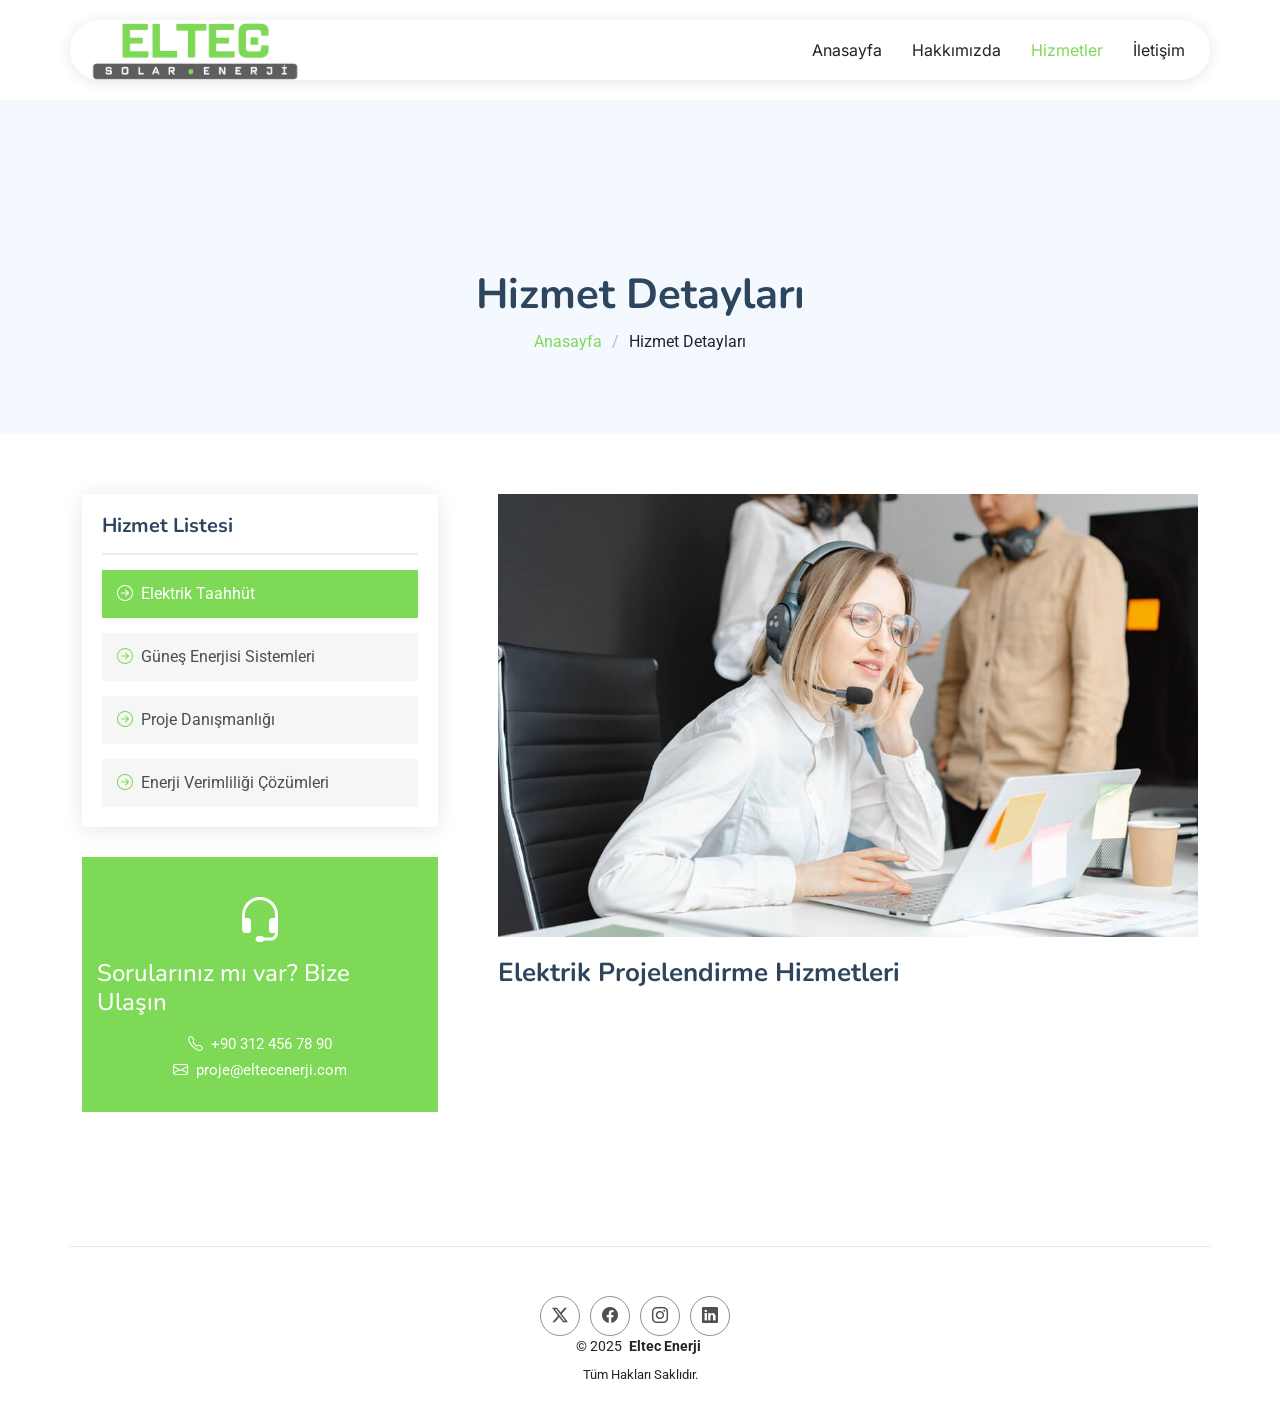
<file: service-details.html>
<!DOCTYPE html>
<html lang="en">

<head>
  <meta charset="utf-8">
  <meta content="width=device-width, initial-scale=1.0" name="viewport">
  <title>Service Details - iLanding Bootstrap Template</title>
  <meta name="description" content="">
  <meta name="keywords" content="">

  <!-- Favicons -->
  <link href="assets/img/favicon.png" rel="icon">
  <link href="assets/img/apple-touch-icon.png" rel="apple-touch-icon">

  <!-- Fonts -->
  <link href="https://fonts.googleapis.com" rel="preconnect">
  <link href="https://fonts.gstatic.com" rel="preconnect" crossorigin>
  <link href="https://fonts.googleapis.com/css2?family=Roboto:ital,wght@0,100;0,300;0,400;0,500;0,700;0,900;1,100;1,300;1,400;1,500;1,700;1,900&family=Inter:wght@100;200;300;400;500;600;700;800;900&family=Nunito:ital,wght@0,200;0,300;0,400;0,500;0,600;0,700;0,800;0,900;1,200;1,300;1,400;1,500;1,600;1,700;1,800;1,900&display=swap" rel="stylesheet">

  <!-- Vendor CSS Files -->
  <link href="assets/vendor/bootstrap/css/bootstrap.min.css" rel="stylesheet">
  <link href="assets/vendor/bootstrap-icons/bootstrap-icons.css" rel="stylesheet">
  <link href="assets/vendor/aos/aos.css" rel="stylesheet">
  <link href="assets/vendor/glightbox/css/glightbox.min.css" rel="stylesheet">
  <link href="assets/vendor/swiper/swiper-bundle.min.css" rel="stylesheet">

  <!-- Main CSS File -->
  <link href="assets/css/main.css" rel="stylesheet">

  <!-- =======================================================
  * Template Name: iLanding
  * Template URL: https://bootstrapmade.com/ilanding-bootstrap-landing-page-template/
  * Updated: Nov 12 2024 with Bootstrap v5.3.3
  * Author: BootstrapMade.com
  * License: https://bootstrapmade.com/license/
  ======================================================== -->
</head>

<body class="service-details-page">

  <header id="header" class="header d-flex align-items-center">
    <div class="header-container container-fluid container-xl position-relative d-flex align-items-center justify-content-between">
      <div class="logo ">
        <!-- Uncomment the line below if you also wish to use an image logo -->
        <img src="assets/img/Eltec.png" alt="Eltec Enerji">
        <!-- <h1 class="sitename">iLanding</h1> -->
      </div>

      <nav id="navmenu" class="navmenu">
        <ul>
          <li><a href="index.html#hero">Anasayfa</a></li>
          <li><a href="index.html#about">Hakkımızda</a></li>
          <li><a href="index.html#services" class="active">Hizmetler</a></li>
          <li><a href="index.html#contact">İletişim</a></li>               
        </ul>
        <i class="mobile-nav-toggle d-xl-none bi bi-list"></i>
      </nav>
    </div>
  </header>

  <main class="main">

    <!-- Page Title -->
    <div class="page-title light-background">
      <div class="container">
        <h1>Hizmet Detayları</h1>
        <nav class="breadcrumbs">
          <ol>
            <li><a href="index.html">Anasayfa</a></li>
            <li class="current">Hizmet Detayları</li>
          </ol>
        </nav>
      </div>
    </div><!-- End Page Title -->

    <!-- Service Details Section -->
    <section id="service-details" class="service-details section">

      <div class="container">

        <div class="row gy-5">

          <div class="col-lg-4" data-aos="fade-up" data-aos-delay="100">

            <div class="service-box">
              <h4>Hizmet Listesi</h4>
              <div class="services-list">
                <a href="#" data-type="projelendirme" class="active"><i class="bi bi-arrow-right-circle"></i><span>Elektrik Taahhüt</span></a>
                <a href="#" data-type="ges"><i class="bi bi-arrow-right-circle"></i><span>Güneş Enerjisi Sistemleri</span></a>
                <a href="#" data-type="danismanlik"><i class="bi bi-arrow-right-circle"></i><span>Proje Danışmanlığı</span></a>
                <a href="#" data-type="verimlilik"><i class="bi bi-arrow-right-circle"></i><span>Enerji Verimliliği Çözümleri</span></a>
              </div>
            </div><!-- End Services List -->
            
            <div class="help-box d-flex flex-column justify-content-center align-items-center">
              <i class="bi bi-headset help-icon"></i>
              <h4>Sorularınız mı var? Bize Ulaşın</h4>
              <p class="d-flex align-items-center mt-2 mb-0"><i class="bi bi-telephone me-2"></i> <span>+90 312 456 78 90</span></p>
              <p class="d-flex align-items-center mt-1 mb-0"><i class="bi bi-envelope me-2"></i> <a href="mailto:contact@example.com">proje@eltecenerji.com</a></p>
            </div>

          </div>

          <div class="col-lg-8 ps-lg-5" data-aos="fade-up" data-aos-delay="200">
            <img src="assets/img/services.jpg" alt="" class="img-fluid services-img" id="HizmetPage">
            <h3>Elektrik Projelendirme Hizmetleri</h3>
            <div class="dynamic-service-content"></div>

      </div>
        </div>

      </div>

    </section><!-- /Service Details Section -->

  </main>

  <footer id="footer" class="footer">

    <div class="container footer-top">
      <div class="row gy-4">
        <div class="col-lg-4 col-md-6 footer-about">                
        </div>
      </div>
    </div>

    <div class="container copyright text-center mt-4">
      <div class="social-links d-flex justify-content-center mt-4">
        <a href=""><i class="bi bi-twitter-x"></i></a>
        <a href=""><i class="bi bi-facebook"></i></a>
        <a href=""><i class="bi bi-instagram"></i></a>
        <a href=""><i class="bi bi-linkedin"></i></a>
      </div>
      <p>© 2025 <strong class="px-1 sitename">Eltec Enerji</strong></p>
      <div class="credits">
        <!-- All the links in the footer should remain intact. -->
        <!-- You can delete the links only if you've purchased the pro version. -->
        <!-- Licensing information: https://bootstrapmade.com/license/ -->
        <!-- Purchase the pro version with working PHP/AJAX contact form: [buy-url] -->
        <span>Tüm Hakları Saklıdır.</span>
      </div>
    </div>

  </footer>

  <!-- Scroll Top -->
  <a href="#" id="scroll-top" class="scroll-top d-flex align-items-center justify-content-center"><i class="bi bi-arrow-up-short"></i></a>

  <!-- Vendor JS Files -->
  <script src="assets/vendor/bootstrap/js/bootstrap.bundle.min.js"></script>
  <script src="assets/vendor/php-email-form/validate.js"></script>
  <script src="assets/vendor/aos/aos.js"></script>
  <script src="assets/vendor/glightbox/js/glightbox.min.js"></script>
  <script src="assets/vendor/swiper/swiper-bundle.min.js"></script>
  <script src="assets/vendor/purecounter/purecounter_vanilla.js"></script>

  <!-- Main JS File -->
  <script src="assets/js/main.js"></script>
  <script src="assets/js/service.js"></script>

</body>

</html>
</file>
<file: assets/css/main.css>
/**
* Template Name: iLanding
* Template URL: https://bootstrapmade.com/ilanding-bootstrap-landing-page-template/
* Updated: Nov 12 2024 with Bootstrap v5.3.3
* Author: BootstrapMade.com
* License: https://bootstrapmade.com/license/
*/

/*--------------------------------------------------------------
# Font & Color Variables
# Help: https://bootstrapmade.com/color-system/
--------------------------------------------------------------*/
/* Fonts */
:root {
  --default-font: "Roboto",  system-ui, -apple-system, "Segoe UI", Roboto, "Helvetica Neue", Arial, "Noto Sans", "Liberation Sans", sans-serif, "Apple Color Emoji", "Segoe UI Emoji", "Segoe UI Symbol", "Noto Color Emoji";
  --heading-font: "Nunito",  sans-serif;
  --nav-font: "Inter",  sans-serif;
}

/* Global Colors - The following color variables are used throughout the website. Updating them here will change the color scheme of the entire website */
:root { 
  --background-color: #ffffff; /* Background color for the entire website, including individual sections */
  --default-color: #212529; /* Default color used for the majority of the text content across the entire website */
  --heading-color: #2d465e; /* Color for headings, subheadings and title throughout the website */
  --accent-color: #7ed956; /* Accent color that represents your brand on the website. It's used for buttons, links, and other elements that need to stand out */
  --surface-color: #ffffff; /* The surface color is used as a background of boxed elements within sections, such as cards, icon boxes, or other elements that require a visual separation from the global background. */
  --contrast-color: #ffffff; /* Contrast color for text, ensuring readability against backgrounds of accent, heading, or default colors. */
}

/* Nav Menu Colors - The following color variables are used specifically for the navigation menu. They are separate from the global colors to allow for more customization options */
:root {
  --nav-color: #292121;  /* The default color of the main navmenu links */
  --nav-hover-color: #7ed956; /* Applied to main navmenu links when they are hovered over or active */
  --nav-mobile-background-color: #ffffff; /* Used as the background color for mobile navigation menu */
  --nav-dropdown-background-color: #ffffff; /* Used as the background color for dropdown items that appear when hovering over primary navigation items */
  --nav-dropdown-color: #212529; /* Used for navigation links of the dropdown items in the navigation menu. */
  --nav-dropdown-hover-color: #7ed956; /* Similar to --nav-hover-color, this color is applied to dropdown navigation links when they are hovered over. */
}

/* Color Presets - These classes override global colors when applied to any section or element, providing reuse of the sam color scheme. */

.light-background {
  --background-color: #f3f9ff;
  --surface-color: #ffffff;
}

.dark-background {
  --background-color: #7ed956;
  --default-color: #ffffff;
  --heading-color: #ffffff;
  --surface-color: #409dfd;
  --contrast-color: #ffffff;
}

/* Smooth scroll */
:root {
  scroll-behavior: smooth;
}

/*--------------------------------------------------------------
# General Styling & Shared Classes
--------------------------------------------------------------*/
html {
  scroll-behavior: smooth;
}
body {
  color: var(--default-color);
  background-color: var(--background-color);
  font-family: var(--default-font);
}

a {
  color: var(--accent-color);
  text-decoration: none;
  transition: 0.3s;
}

a:hover {
  color: color-mix(in srgb, var(--accent-color), transparent 25%);
  text-decoration: none;
}

h1,
h2,
h3,
h4,
h5,
h6 {
  color: var(--heading-color);
  font-family: var(--heading-font);
}

/* PHP Email Form Messages
------------------------------*/
.php-email-form .error-message {
  display: none;
  background: #df1529;
  color: #ffffff;
  text-align: left;
  padding: 15px;
  margin-bottom: 24px;
  font-weight: 600;
}

.php-email-form .sent-message {
  display: none;
  color: #ffffff;
  background: #059652;
  text-align: center;
  padding: 15px;
  margin-bottom: 24px;
  font-weight: 600;
}

.php-email-form .loading {
  display: none;
  background: var(--surface-color);
  text-align: center;
  padding: 15px;
  margin-bottom: 24px;
}

.php-email-form .loading:before {
  content: "";
  display: inline-block;
  border-radius: 50%;
  width: 24px;
  height: 24px;
  margin: 0 10px -6px 0;
  border: 3px solid var(--accent-color);
  border-top-color: var(--surface-color);
  animation: php-email-form-loading 1s linear infinite;
}

@keyframes php-email-form-loading {
  0% {
    transform: rotate(0deg);
  }

  100% {
    transform: rotate(360deg);
  }
}

/*--------------------------------------------------------------
# Global Header
--------------------------------------------------------------*/
.header {
  --background-color: rgba(255, 255, 255, 0);
  color: var(--default-color);
  background-color: var(--background-color);
  padding: 20px 0;
  transition: all 0.5s;
  z-index: 997;
  position: sticky;
  top: 0;
}

.header .header-container {
  background: var(--surface-color);
  height: 60px;
  border-radius: 50px;
  padding: 0px 25px;
  display: flex;
  align-items: center;
  box-shadow: 0px 2px 15px rgba(0, 0, 0, 0.1);
}

.scrolled .header .header-container {
  background: color-mix(in srgb, var(--surface-color), transparent 5%);
}

.header .logo {
  height: 60px;
  padding-left: 70px;
  display: flex;
  align-items: center;
}

.header .logo img {
  height: 100%;
  display: block;
  object-fit: contain;
  margin-top: -11px;
  transform: scale(5);
}

/* Buton */
.header .btn-getstarted,
.header .btn-getstarted:focus {
  color: var(--contrast-color);
  background: var(--accent-color);
  font-size: 14px;
  padding: 8px 20px;
  margin: 0 0 0 30px;
  border-radius: 50px;
  transition: 0.3s;
}

.header .btn-getstarted:hover,
.header .btn-getstarted:focus:hover {
  color: var(--contrast-color);
  background: color-mix(in srgb, var(--accent-color), transparent 15%);
}
.navmenu a:hover {
  color: #70c878;
  position: relative;
}

.navmenu a:hover::after {
  content: "";
  position: absolute;
  left: 0;
  bottom: -2px;
  width: 100%;
  height: 2px;
  background-color: #70c878;
  transition: 0.3s;
}

/* Responsive */
@media (max-width: 1200px) {
  .header {
    padding-top: 10px;
  }

  .header .header-container {
    margin-left: 10px;
    margin-right: 10px;
    padding: 10px 5px 10px 15px;
  }

  .header .logo {
    order: 1;
  }

  .header .btn-getstarted {
    order: 2;
    margin: 0 10px 0 0;
    padding: 6px 15px;
  }

  .header .navmenu {
    order: 3;
  }
}


/*--------------------------------------------------------------
# Navigation Menu
--------------------------------------------------------------*/
/* Navmenu - Desktop */
@media (min-width: 1200px) {
  .navmenu {
    padding: 0;
  }

  .navmenu ul {
    margin: 0;
    padding: 0;
    display: flex;
    list-style: none;
    align-items: center;
  }

  .navmenu li {
    position: relative;
  }

  .navmenu a,
  .navmenu a:focus {
    color: var(--nav-color);
    padding: 18px 15px;
    font-size: 16px;
    font-family: var(--nav-font);
    font-weight: 400;
    display: flex;
    align-items: center;
    justify-content: space-between;
    white-space: nowrap;
    transition: 0.3s;
  }

  .navmenu a i,
  .navmenu a:focus i {
    font-size: 12px;
    line-height: 0;
    margin-left: 5px;
    transition: 0.3s;
  }

  .navmenu li:last-child a {
    padding-right: 0;
  }

  .navmenu li:hover>a,
  .navmenu .active,
  .navmenu .active:focus {
    color: var(--nav-hover-color);
  }

  .navmenu .dropdown ul {
    margin: 0;
    padding: 10px 0;
    background: var(--nav-dropdown-background-color);
    display: block;
    position: absolute;
    visibility: hidden;
    left: 14px;
    top: 130%;
    opacity: 0;
    transition: 0.3s;
    border-radius: 4px;
    z-index: 99;
    box-shadow: 0px 0px 30px rgba(0, 0, 0, 0.1);
  }

  .navmenu .dropdown ul li {
    min-width: 200px;
  }

  .navmenu .dropdown ul a {
    padding: 10px 20px;
    font-size: 15px;
    text-transform: none;
    color: var(--nav-dropdown-color);
  }

  .navmenu .dropdown ul a i {
    font-size: 12px;
  }

  .navmenu .dropdown ul a:hover,
  .navmenu .dropdown ul .active:hover,
  .navmenu .dropdown ul li:hover>a {
    color: var(--nav-dropdown-hover-color);
  }

  .navmenu .dropdown:hover>ul {
    opacity: 1;
    top: 100%;
    visibility: visible;
  }

  .navmenu .dropdown .dropdown ul {
    top: 0;
    left: -90%;
    visibility: hidden;
  }

  .navmenu .dropdown .dropdown:hover>ul {
    opacity: 1;
    top: 0;
    left: -100%;
    visibility: visible;
  }
}

/* Navmenu - Mobile */
@media (max-width: 1199px) {
  .mobile-nav-toggle {
    color: var(--nav-color);
    font-size: 28px;
    line-height: 0;
    margin-right: 10px;
    cursor: pointer;
    transition: color 0.3s;
  }

  .navmenu {
    padding: 0;
    z-index: 9997;
  }

  .navmenu ul {
    display: none;
    list-style: none;
    position: absolute;
    inset: 60px 20px 20px 20px;
    padding: 10px 0;
    margin: 0;
    border-radius: 6px;
    background-color: var(--nav-mobile-background-color);
    overflow-y: auto;
    transition: 0.3s;
    z-index: 9998;
    box-shadow: 0px 0px 30px rgba(0, 0, 0, 0.1);
  }

  .navmenu a,
  .navmenu a:focus {
    color: var(--nav-dropdown-color);
    padding: 10px 20px;
    font-family: var(--nav-font);
    font-size: 17px;
    font-weight: 500;
    display: flex;
    align-items: center;
    justify-content: space-between;
    white-space: nowrap;
    transition: 0.3s;
  }

  .navmenu a i,
  .navmenu a:focus i {
    font-size: 12px;
    line-height: 0;
    margin-left: 5px;
    width: 30px;
    height: 30px;
    display: flex;
    align-items: center;
    justify-content: center;
    border-radius: 50%;
    transition: 0.3s;
    background-color: color-mix(in srgb, var(--accent-color), transparent 90%);
  }

  .navmenu a i:hover,
  .navmenu a:focus i:hover {
    background-color: var(--accent-color);
    color: var(--contrast-color);
  }

  .navmenu a:hover,
  .navmenu .active,
  .navmenu .active:focus {
    color: var(--nav-dropdown-hover-color);
  }

  .navmenu .active i,
  .navmenu .active:focus i {
    background-color: var(--accent-color);
    color: var(--contrast-color);
    transform: rotate(180deg);
  }

  .navmenu .dropdown ul {
    position: static;
    display: none;
    z-index: 99;
    padding: 10px 0;
    margin: 10px 20px;
    background-color: var(--nav-dropdown-background-color);
    border: 1px solid color-mix(in srgb, var(--default-color), transparent 90%);
    box-shadow: none;
    transition: all 0.5s ease-in-out;
  }

  .navmenu .dropdown ul ul {
    background-color: rgba(33, 37, 41, 0.1);
  }

  .navmenu .dropdown>.dropdown-active {
    display: block;
    background-color: rgba(33, 37, 41, 0.03);
  }

  .mobile-nav-active {
    overflow: hidden;
  }

  .mobile-nav-active .mobile-nav-toggle {
    color: #fff;
    position: absolute;
    font-size: 32px;
    top: 15px;
    right: 15px;
    margin-right: 0;
    z-index: 9999;
  }

  .mobile-nav-active .navmenu {
    position: fixed;
    overflow: hidden;
    inset: 0;
    background: rgba(33, 37, 41, 0.8);
    transition: 0.3s;
  }

  .mobile-nav-active .navmenu>ul {
    display: block;
  }
}

/*--------------------------------------------------------------
# Global Footer
--------------------------------------------------------------*/

.footer {
  color: var(--default-color);
  background-color: var(--background-color);
  font-size: 14px;
  position: relative;
}
.footer .footer-top {
  padding-top: 50px;
}

.footer .footer-about .logo {
  line-height: 1;
  margin-bottom: 25px;
}

.footer .footer-about .logo img {
  max-height: 40px;
  margin-right: 6px;
}

.footer .footer-about .logo span {
  color: var(--heading-color);
  font-family: var(--heading-font);
  font-size: 26px;
  font-weight: 700;
  letter-spacing: 1px;
}

.footer .footer-about p {
  font-size: 14px;
  font-family: var(--heading-font);
}

.footer .social-links a {
  display: flex;
  align-items: center;
  justify-content: center;
  width: 40px;
  height: 40px;
  border-radius: 50%;
  border: 1px solid color-mix(in srgb, var(--default-color), transparent 50%);
  font-size: 16px;
  color: color-mix(in srgb, var(--default-color), transparent 20%);
  margin-right: 10px;
  transition: 0.3s;
}

.footer .social-links a:hover {
  color: var(--accent-color);
  border-color: var(--accent-color);
}

.footer h4 {
  font-size: 16px;
  font-weight: bold;
  position: relative;
  padding-bottom: 12px;
}

.footer .footer-links {
  margin-bottom: 30px;
}

.footer .footer-links ul {
  list-style: none;
  padding: 0;
  margin: 0;
}

.footer .footer-links ul i {
  padding-right: 2px;
  font-size: 12px;
  line-height: 0;
}

.footer .footer-links ul li {
  padding: 10px 0;
  display: flex;
  align-items: center;
}

.footer .footer-links ul li:first-child {
  padding-top: 0;
}

.footer .footer-links ul a {
  color: color-mix(in srgb, var(--default-color), transparent 30%);
  display: inline-block;
  line-height: 1;
}

.footer .footer-links ul a:hover {
  color: var(--accent-color);
}

.footer .footer-contact p {
  margin-bottom: 5px;
}

.footer .copyright {
  padding: 25px 0;
  border-top: 1px solid color-mix(in srgb, var(--default-color), transparent 90%);
}

.footer .copyright p {
  margin-bottom: 0;
}

.footer .credits {
  margin-top: 8px;
  font-size: 13px;
}

/*--------------------------------------------------------------
# Scroll Top Button
--------------------------------------------------------------*/
.scroll-top {
  position: fixed;
  visibility: hidden;
  opacity: 0;
  right: 15px;
  bottom: -15px;
  z-index: 99999;
  background-color: var(--accent-color);
  width: 44px;
  height: 44px;
  border-radius: 50px;
  transition: all 0.4s;
}

.scroll-top i {
  font-size: 24px;
  color: var(--contrast-color);
  line-height: 0;
}

.scroll-top:hover {
  background-color: color-mix(in srgb, var(--accent-color), transparent 20%);
  color: var(--contrast-color);
}

.scroll-top.active {
  visibility: visible;
  opacity: 1;
  bottom: 15px;
}

/*--------------------------------------------------------------
# Disable aos animation delay on mobile devices
--------------------------------------------------------------*/
@media screen and (max-width: 768px) {
  [data-aos-delay] {
    transition-delay: 0 !important;
  }
}

/*--------------------------------------------------------------
# Global Page Titles & Breadcrumbs
--------------------------------------------------------------*/
.page-title {
  color: var(--default-color);
  background-color: var(--background-color);
  padding: 170px 0 80px 0;
  text-align: center;
  position: relative;
}

.page-title h1 {
  font-size: 42px;
  font-weight: 700;
  margin-bottom: 10px;
}

.page-title .breadcrumbs ol {
  display: flex;
  flex-wrap: wrap;
  list-style: none;
  justify-content: center;
  padding: 0;
  margin: 0;
  font-size: 16px;
  font-weight: 400;
}

.page-title .breadcrumbs ol li+li {
  padding-left: 10px;
}

.page-title .breadcrumbs ol li+li::before {
  content: "/";
  display: inline-block;
  padding-right: 10px;
  color: color-mix(in srgb, var(--default-color), transparent 70%);
}

/*--------------------------------------------------------------
# Global Sections
--------------------------------------------------------------*/
section,
.section {
  color: var(--default-color);
  background-color: var(--background-color);
  padding: 60px 0;
  scroll-margin-top: 90px;
  overflow: clip;
}

@media (max-width: 1199px) {

  section,
  .section {
    scroll-margin-top: 66px;
  }
}

/*--------------------------------------------------------------
# Global Section Titles
--------------------------------------------------------------*/
.section-title {
  text-align: center;
  padding-bottom: 60px;
  position: relative;
}

.section-title h2 {
  font-size: 32px;
  font-weight: 700;
  margin-bottom: 20px;
  padding-bottom: 20px;
  position: relative;
}

.section-title h2:after {
  content: "";
  position: absolute;
  display: block;
  width: 50px;
  height: 3px;
  background: var(--accent-color);
  left: 0;
  right: 0;
  bottom: 0;
  margin: auto;
}

.section-title p {
  margin-bottom: 0;
}

/*--------------------------------------------------------------
# Hero Section
--------------------------------------------------------------*/
.hero {
  position: relative;
  padding-top: 160px;
  background: linear-gradient(135deg, color-mix(in srgb, var(--accent-color), transparent 95%) 50%, color-mix(in srgb, var(--accent-color), transparent 98%) 25%, transparent 50%);
}

.hero::before {
  content: "";
  position: absolute;
  top: 0;
  left: 0;
  width: 100%;
  height: 100%;
  background: radial-gradient(circle at 90% 10%, color-mix(in srgb, var(--accent-color), transparent 92%), transparent 40%);
  pointer-events: none;
}

.hero .hero-content {
  position: relative;
  z-index: 1;
}

.hero .hero-content h1 {
  font-size: 3.5rem;
  font-weight: 700;
  line-height: 1.2;
  margin-bottom: 1.5rem;
}

.hero .hero-content h1 .accent-text {
  color: var(--accent-color);
}

@media (max-width: 992px) {
  .hero .hero-content {
    text-align: center;
    margin-bottom: 3rem;
  }

  .hero .hero-content h1 {
    font-size: 2.5rem;
  }

  .hero .hero-content .hero-buttons {
    justify-content: center;
  }
}

@media (max-width: 575px) {
  .hero .hero-content h1 {
    font-size: 2rem;
  }
}

.hero .company-badge {
  display: inline-flex;
  align-items: center;
  padding: 0.5rem 1rem;
  background-color: color-mix(in srgb, var(--accent-color), transparent 92%);
  border-radius: 50px;
  color: var(--accent-color);
  font-weight: 500;
}

.hero .company-badge i {
  font-size: 1.25rem;
}

.hero .btn-primary {
  background-color: var(--accent-color);
  border-color: var(--accent-color);
  color: var(--contrast-color);
  padding: 0.75rem 2.5rem;
  border-radius: 50px;
  font-weight: 500;
  transition: all 0.3s ease;
}

.hero .btn-primary:hover {
  background-color: color-mix(in srgb, var(--accent-color), black 20%);
  border-color: color-mix(in srgb, var(--accent-color), black 20%);
}

.hero .btn-link {
  color: var(--heading-color);
  text-decoration: none;
  font-weight: 500;
  transition: all 0.3s ease;
}

.hero .btn-link:hover {
  color: var(--accent-color);
}

.hero .btn-link i {
  font-size: 1.5rem;
  vertical-align: middle;
}

.hero .hero-image {
  position: relative;
  text-align: center;
  z-index: 1;
}

.hero .hero-image img {
  max-width: 100%;
  height: auto;
}

.hero .customers-badge {
  position: absolute;
  bottom: 10px;
  right: 30px;
  background-color: var(--surface-color);
  padding: 1rem;
  border-radius: 10px;
  box-shadow: 0 5px 20px rgba(0, 0, 0, 0.1);
  max-width: 300px;
  animation: float-badge 3s ease-in-out infinite;
  will-change: transform;
}

.hero .customers-badge .customer-avatars {
  display: flex;
  align-items: center;
  margin-bottom: 0.5rem;
}

.hero .customers-badge .avatar {
  width: 35px;
  height: 35px;
  border-radius: 50%;
  border: 2px solid var(--surface-color);
  margin-left: -8px;
}

.hero .customers-badge .avatar:first-child {
  margin-left: 0;
}

.hero .customers-badge .avatar.more {
  background-color: var(--accent-color);
  color: var(--contrast-color);
  display: flex;
  align-items: center;
  justify-content: center;
  font-size: 0.75rem;
  font-weight: 600;
}

.hero .customers-badge p {
  font-size: 0.875rem;
  color: color-mix(in srgb, var(--default-color), transparent 40%);
}

@media (max-width: 992px) {
  .hero .customers-badge {
    position: static;
    margin: 1rem auto;
    max-width: 250px;
  }
}

.hero .stats-row {
  position: relative;
  z-index: 1;
  margin-top: 5rem;
  background-color: var(--surface-color);
  border-radius: 20px;
  box-shadow: 0 5px 15px rgba(0, 0, 0, 0.05);
  padding-bottom: 2rem;
}

.hero .stat-item {
  display: flex;
  align-items: center;
  gap: 1rem;
  padding: 2rem;
}

.hero .stat-item .stat-icon {
  flex-shrink: 0;
  width: 64px;
  height: 64px;
  display: flex;
  align-items: center;
  justify-content: center;
  background-color: color-mix(in srgb, var(--accent-color), transparent 92%);
  border-radius: 50px;
  transition: 0.3s;
}

.hero .stat-item .stat-icon i {
  font-size: 1.5rem;
  color: var(--accent-color);
}

.hero .stat-item:hover .stat-icon {
  background-color: var(--accent-color);
}

.hero .stat-item:hover .stat-icon i {
  color: var(--contrast-color);
}

.hero .stat-item .stat-content {
  flex-grow: 1;
}

.hero .stat-item .stat-content h4 {
  font-size: 1.25rem;
  margin-bottom: 0.25rem;
  font-weight: 600;
}

.hero .stat-item .stat-content p {
  font-size: 0.875rem;
  color: color-mix(in srgb, var(--default-color), transparent 40%);
  margin: 0;
}

@media (max-width: 575px) {
  .hero .stat-item {
    padding: 1.5rem;
  }
}

@keyframes float-badge {
  0% {
    transform: translateY(0);
  }

  50% {
    transform: translateY(-10px);
  }

  100% {
    transform: translateY(0);
  }
}

/*--------------------------------------------------------------
# About Section
--------------------------------------------------------------*/
.about .about-meta {
  color: var(--accent-color);
  font-weight: 600;
  margin-bottom: 1rem;
  display: inline-block;
}

.about .about-title {
  font-size: 1.75rem;
  margin-bottom: 1rem;
  line-height: 1.2;
  font-weight: 700;
}

@media (max-width: 992px) {
  .about .about-title {
    font-size: 2rem;
  }
}

.about .about-description {
  margin-bottom: 2rem;
  color: color-mix(in srgb, var(--default-color), transparent 20%);
}

.about .feature-list-wrapper {
  margin-bottom: 2rem;
}

.about .feature-list {
  list-style: none;
  padding: 0;
  margin: 0;
}

.about .feature-list li {
  display: flex;
  align-items: center;
  gap: 0.75rem;
  margin-bottom: 1rem;
  font-size: 1rem;
}

.about .feature-list li i {
  color: var(--accent-color);
  font-size: 1.25rem;
}

.about .profile .profile-image {
  width: 60px;
  height: 60px;
  border-radius: 50%;
  object-fit: cover;
}

.about .profile .profile-name {
  font-size: 1.125rem;
  margin: 0;
}

.about .profile .profile-position {
  color: var(--accent-color);
  margin: 0;
  font-size: 0.875rem;
}

.about .contact-info {
  padding: 1rem 1.5rem;
  background-color: var(--surface-color);
  border-radius: 0.5rem;
  box-shadow: 0 0 15px rgba(0, 0, 0, 0.06);
}

.about .contact-info i {
  color: var(--accent-color);
  font-size: 1.5rem;
}

.about .contact-info .contact-label {
  color: color-mix(in srgb, var(--default-color), transparent 30%);
  font-size: 0.875rem;
  margin: 0;
}

.about .contact-info .contact-number {
  font-weight: 600;
  margin: 0;
}

.about .image-wrapper {
  position: relative;
}

@media (max-width: 992px) {
  .about .image-wrapper {
    padding-left: 0;
    margin-top: 3rem;
    display: flex;
    flex-direction: column;
    gap: 2rem;
  }
}

@media (max-width: 992px) {
  .about .image-wrapper .images {
    display: flex;
    flex-direction: column;
    gap: 1.5rem;
  }
}

@media (max-width: 992px) {
  .about .image-wrapper .main-image {
    margin-left: 0;
  }
}

.about .image-wrapper .small-image {
  position: absolute;
  top: 20%;
  left: -10%;
  width: 45%;
  border: 8px solid var(--surface-color);
}

@media (max-width: 992px) {
  .about .image-wrapper .small-image {
    position: static;
    width: 100%;
    margin: 0 auto;
    border: 0;
  }
}

.about .image-wrapper .experience-badge {
  position: absolute;
  bottom: 5%;
  right: 5%;
  background-color: var(--accent-color);
  color: var(--contrast-color);
  padding: 1.5rem;
  border-radius: 0.5rem;
  text-align: center;
  min-width: 200px;
  animation: experience-float 3s ease-in-out infinite;
}

@media (max-width: 992px) {
  .about .image-wrapper .experience-badge {
    position: static;
    width: fit-content;
    margin: 0 auto;
  }
}

.about .image-wrapper .experience-badge h3 {
  color: var(--contrast-color);
  font-size: 2.5rem;
  margin: 0;
  line-height: 0.5;
}

.about .image-wrapper .experience-badge h3 span {
  font-size: 1rem;
  display: inline-block;
  margin-left: 0.25rem;
}

.about .image-wrapper .experience-badge p {
  margin: 0.5rem 0 0;
  font-size: 0.875rem;
}

@keyframes experience-float {
  0% {
    transform: translateY(0);
  }

  50% {
    transform: translateY(-10px);
  }

  100% {
    transform: translateY(0);
  }
}

/*--------------------------------------------------------------
# Features Section
--------------------------------------------------------------*/
.features .nav-tabs {
  border: 0;
  background-color: color-mix(in srgb, var(--default-color), transparent 96%);
  display: inline-flex;
  align-items: center;
  justify-content: center;
  border-radius: 50px;
  padding: 6px;
  width: auto;
}

.features .nav-item {
  margin: 0;
  padding: 0 5px 0 0;
}

.features .nav-item:last-child {
  padding-right: 0;
}

.features .nav-link {
  background-color: none;
  color: var(--heading-color);
  padding: 10px 30px;
  transition: 0.3s;
  border-radius: 50px;
  display: flex;
  align-items: center;
  justify-content: center;
  cursor: pointer;
  height: 100%;
  border: 0;
  margin: 0;
}

@media (max-width: 468px) {
  .features .nav-link {
    padding: 8px 20px;
  }
}

.features .nav-link i {
  padding-right: 15px;
  font-size: 48px;
}

.features .nav-link h4 {
  font-size: 14px;
  font-weight: 500;
  margin: 0;
}

.features .nav-link:hover {
  border-color: color-mix(in srgb, var(--default-color), transparent 80%);
}

.features .nav-link:hover h4 {
  color: var(--accent-color);
}

.features .nav-link.active {
  background-color: var(--accent-color);
  border-color: var(--accent-color);
}

.features .nav-link.active h4 {
  color: var(--contrast-color);
}

.features .tab-content {
  margin-top: 30px;
}

.features .tab-pane h3 {
  color: var(--heading-color);
  font-weight: 700;
  font-size: 32px;
  position: relative;
  margin-bottom: 20px;
  padding-bottom: 20px;
}

.features .tab-pane h3:after {
  content: "";
  position: absolute;
  display: block;
  width: 60px;
  height: 3px;
  background: var(--accent-color);
  left: 0;
  bottom: 0;
}

.features .tab-pane ul {
  list-style: none;
  padding: 0;
}

.features .tab-pane ul li {
  padding-top: 10px;
}

.features .tab-pane ul i {
  font-size: 20px;
  padding-right: 4px;
  color: var(--accent-color);
}

.features .tab-pane p:last-child {
  margin-bottom: 0;
}

/*--------------------------------------------------------------
# Features Cards Section
--------------------------------------------------------------*/
.features-cards {
  --default-color: #555;
  --heading-color: #333;
}

.features-cards .feature-box {
  height: 100%;
  padding: 40px 30px;
  border-radius: 10px;
}

.features-cards .feature-box i {
  font-size: 44px;
  display: inline-block;
  line-height: 0;
  color: var(--accent-color);
  margin-bottom: 20px;
}

.features-cards .feature-box h4 {
  font-size: 20px;
  font-weight: 700;
  margin: 0 0 10px 0;
}

.features-cards .feature-box p {
  font-size: 15px;
  margin-bottom: 0;
}

.features-cards .feature-box.orange {
  background-color: #fff3e2;
}

.features-cards .feature-box.orange i {
  color: #edb86e;
}

.features-cards .feature-box.blue {
  background-color: #deedfd;
}

.features-cards .feature-box.blue i {
  color: #20a5f8;
}

.features-cards .feature-box.green {
  background-color: #d5f1e4;
}

.features-cards .feature-box.green i {
  color: #48c88a;
}

.features-cards .feature-box.red {
  background-color: #fdeded;
}

.features-cards .feature-box.red i {
  color: #f28484;
}

/*--------------------------------------------------------------
# Features 2 Section
--------------------------------------------------------------*/
.features-2 .feature-item .feature-icon {
  width: 60px;
  height: 60px;
  display: flex;
  align-items: center;
  justify-content: center;
  border-radius: 50%;
  background-color: color-mix(in srgb, var(--accent-color), transparent 92%);
}

.features-2 .feature-item .feature-icon i {
  font-size: 24px;
  color: var(--accent-color);
}

.features-2 .feature-item .feature-content h3 {
  font-size: 20px;
  font-weight: 600;
  margin-bottom: 10px;
}

.features-2 .feature-item .feature-content p {
  color: color-mix(in srgb, var(--default-color), transparent 25%);
  font-size: 15px;
  margin-bottom: 0;
}

.features-2 .phone-mockup {
  position: relative;
  padding: 30px 0;
}

.features-2 .phone-mockup img {
  max-width: 300px;
  height: auto;
  filter: drop-shadow(0 5px 15px rgba(0, 0, 0, 0.1));
}

@media (max-width: 991.98px) {
  .features-2 .feature-item {
    text-align: center !important;
    margin-bottom: 2rem;
  }

  .features-2 .feature-item .d-flex {
    flex-direction: column;
    text-align: center;
    justify-content: center !important;
  }

  .features-2 .phone-mockup {
    margin: 3rem 0;
  }
}

/*--------------------------------------------------------------
# Call To Action Section
--------------------------------------------------------------*/
.call-to-action .container {
  background: var(--accent-color);
  color: var(--contrast-color);
  position: relative;
  overflow: hidden;
  border-radius: 1rem;
  padding: 4rem 2rem;
}

.call-to-action .content h2,
.call-to-action .content p {
  color: var(--contrast-color);
  position: relative;
  z-index: 2;
}

.call-to-action .btn-cta {
  background-color: color-mix(in srgb, var(--contrast-color) 15%, transparent);
  color: var(--contrast-color);
  padding: 12px 40px;
  border-radius: 50px;
  transition: all 0.3s ease;
  border: 2px solid var(--contrast-color);
  position: relative;
  z-index: 2;
}

.call-to-action .btn-cta:hover {
  background-color: var(--contrast-color);
  color: var(--accent-color);
}

.call-to-action .shape {
  position: absolute;
  pointer-events: none;
  z-index: 1;
}

.call-to-action .shape svg {
  width: 100%;
  height: 100%;
}

.call-to-action .shape svg path {
  fill: color-mix(in srgb, var(--contrast-color) 50%, transparent);
}

.call-to-action .shape-1 {
  width: 300px;
  height: 300px;
  top: -100px;
  right: -50px;
  opacity: 0.1;
  transform: rotate(45deg);
  animation: shapes-float 3s ease-in-out infinite;
}

.call-to-action .shape-2 {
  width: 200px;
  height: 200px;
  bottom: -50px;
  left: -50px;
  opacity: 0.15;
  transform: rotate(-15deg);
  animation: shapes-float 4s ease-in-out infinite;
}

.call-to-action .shape-3 {
  width: 150px;
  height: 150px;
  top: 20%;
  right: 15%;
  opacity: 0.08;
  transform: rotate(15deg);
}

.call-to-action .dots {
  position: absolute;
  pointer-events: none;
  z-index: 1;
  color: var(--contrast-color);
}

.call-to-action .dots svg {
  width: 100%;
  height: 100%;
}

.call-to-action .dots-1 {
  width: 200px;
  height: 200px;
  top: -30px;
  left: 10%;
  opacity: 0.1;
  transform: rotate(15deg);
  animation: shapes-float 4s ease-in-out infinite;
}

.call-to-action .dots-2 {
  width: 150px;
  height: 150px;
  bottom: 20px;
  right: 15%;
  opacity: 0.15;
  transform: rotate(-10deg);
}

@keyframes shapes-float {

  0%,
  100% {
    transform: scale(0.8) rotate(45deg) translateY(0);
  }

  50% {
    transform: scale(0.8) rotate(45deg) translateY(-20px);
  }
}

@media (max-width: 992px) {
  .call-to-action .container {
    padding: 3rem 1.5rem;
  }

  .call-to-action .shape-1 {
    width: 200px;
    height: 200px;
  }

  .call-to-action .shape-2 {
    width: 150px;
    height: 150px;
  }

  .call-to-action .shape-3 {
    width: 100px;
    height: 100px;
  }

  .call-to-action .dots-1 {
    width: 150px;
    height: 150px;
  }

  .call-to-action .dots-2 {
    width: 120px;
    height: 120px;
  }

  .call-to-action .dots-3 {
    width: 80px;
    height: 80px;
  }
}

@media (max-width: 575px) {
  .call-to-action .container {
    border-radius: 0;
  }
}

/*--------------------------------------------------------------
# Clients Section
--------------------------------------------------------------*/
.clients .swiper-slide img {
  opacity: 0.5;
  transition: 0.3s;
  filter: grayscale(100);
}

.clients .swiper-slide img:hover {
  filter: none;
  opacity: 1;
}

.clients .swiper-wrapper {
  height: auto;
}

.clients .swiper-pagination {
  margin-top: 20px;
  position: relative;
}

.clients .swiper-pagination .swiper-pagination-bullet {
  width: 12px;
  height: 12px;
  opacity: 1;
  background-color: color-mix(in srgb, var(--default-color), transparent 80%);
}

.clients .swiper-pagination .swiper-pagination-bullet-active {
  background-color: var(--accent-color);
}

/*--------------------------------------------------------------
# Testimonials Section
--------------------------------------------------------------*/
.testimonials .testimonial-item {
  background-color: var(--surface-color);
  box-shadow: 0px 2px 30px rgba(0, 0, 0, 0.08);
  padding: 30px;
  position: relative;
  height: 100%;
}

.testimonials .testimonial-item .testimonial-img {
  width: 90px;
  border-radius: 50px;
  border: 6px solid var(--background-color);
  float: left;
  margin: 0 10px 0 0;
}

.testimonials .testimonial-item h3 {
  font-size: 18px;
  font-weight: bold;
  margin: 10px 0 5px 0;
}

.testimonials .testimonial-item h4 {
  font-size: 14px;
  color: color-mix(in srgb, var(--default-color), transparent 20%);
  margin: 0;
}

.testimonials .testimonial-item .stars {
  margin: 10px 0;
}

.testimonials .testimonial-item .stars i {
  color: #ffc107;
  margin: 0 1px;
}

.testimonials .testimonial-item .quote-icon-left,
.testimonials .testimonial-item .quote-icon-right {
  color: color-mix(in srgb, var(--accent-color), transparent 50%);
  font-size: 26px;
  line-height: 0;
}

.testimonials .testimonial-item .quote-icon-left {
  display: inline-block;
  left: -5px;
  position: relative;
}

.testimonials .testimonial-item .quote-icon-right {
  display: inline-block;
  right: -5px;
  position: relative;
  top: 10px;
  transform: scale(-1, -1);
}

.testimonials .testimonial-item p {
  font-style: italic;
  margin: 15px 0 0 0;
  padding: 0;
}

/*--------------------------------------------------------------
# Stats Section
--------------------------------------------------------------*/
.stats .stats-item {
  padding: 30px;
  width: 100%;
}

.stats .stats-item span {
  color: var(--heading-color);
  font-size: 48px;
  display: block;
  font-weight: 700;
  margin-bottom: 20px;
  padding-bottom: 20px;
  position: relative;
}

.stats .stats-item span:after {
  content: "";
  position: absolute;
  display: block;
  width: 25px;
  height: 3px;
  background: var(--accent-color);
  left: 0;
  right: 0;
  bottom: 0;
  margin: auto;
}

.stats .stats-item p {
  color: color-mix(in srgb, var(--default-color), transparent 40%);
  padding: 0;
  margin: 0;
  font-family: var(--heading-font);
  font-weight: 500;
}

/*--------------------------------------------------------------
# Services Section
--------------------------------------------------------------*/
.services .service-card {
  height: 100%;
  padding: 30px;
  background: var(--surface-color);
  border-radius: 10px;
  transition: all 0.3s ease;
}

.services .service-card:hover {
  box-shadow: 0 0 15px rgba(0, 0, 0, 0.08);
}

.services .service-card:hover .icon {
  background: var(--accent-color);
  color: var(--contrast-color);
}

.services .service-card:hover .read-more {
  color: color-mix(in srgb, var(--accent-color), transparent 25%);
}

.services .service-card .icon {
  width: 60px;
  height: 60px;
  margin-right: 30px;
  background: color-mix(in srgb, var(--accent-color), transparent 90%);
  display: flex;
  align-items: center;
  justify-content: center;
  border-radius: 8px;
  color: var(--accent-color);
  font-size: 28px;
  transition: all 0.3s ease;
  line-height: 1;
}

.services .service-card h3 {
  font-size: 22px;
  font-weight: 700;
  margin-bottom: 15px;
}

.services .service-card p {
  margin-bottom: 25px;
  color: color-mix(in srgb, var(--default-color), transparent 25%);
  font-size: 15px;
  line-height: 1.6;
}

.services .service-card .read-more {
  display: inline-flex;
  align-items: center;
  gap: 8px;
  color: var(--accent-color);
  font-weight: 500;
  transition: all 0.3s ease;
}

.services .service-card .read-more i {
  font-size: 14px;
  transition: transform 0.3s ease;
}

.services .service-card .read-more:hover i {
  transform: translateX(5px);
}

/*--------------------------------------------------------------
# Pricing Section
--------------------------------------------------------------*/
.pricing .pricing-card {
  height: 100%;
  padding: 2rem;
  background: var(--surface-color);
  border-radius: 1rem;
  transition: all 0.3s ease;
  position: relative;
}

.pricing .pricing-card:hover {
  box-shadow: 0 10px 30px rgba(0, 0, 0, 0.1);
}

.pricing .pricing-card.popular {
  background: var(--accent-color);
  color: var(--contrast-color);
}

.pricing .pricing-card.popular h3,
.pricing .pricing-card.popular h4 {
  color: var(--contrast-color);
}

.pricing .pricing-card.popular .price .currency,
.pricing .pricing-card.popular .price .amount,
.pricing .pricing-card.popular .price .period {
  color: var(--contrast-color);
}

.pricing .pricing-card.popular .features-list li {
  color: var(--contrast-color);
}

.pricing .pricing-card.popular .features-list li i {
  color: var(--contrast-color);
}

.pricing .pricing-card.popular .btn-light {
  background: var(--contrast-color);
  color: var(--accent-color);
}

.pricing .pricing-card.popular .btn-light:hover {
  background: color-mix(in srgb, var(--contrast-color), transparent 10%);
}

.pricing .pricing-card .popular-badge {
  position: absolute;
  top: -12px;
  left: 50%;
  transform: translateX(-50%);
  background: var(--contrast-color);
  color: var(--accent-color);
  padding: 0.5rem 1rem;
  border-radius: 2rem;
  font-size: 0.875rem;
  font-weight: 600;
  box-shadow: 0px -2px 10px rgba(0, 0, 0, 0.08);
}

.pricing .pricing-card h3 {
  font-size: 1.5rem;
  margin-bottom: 1rem;
}

.pricing .pricing-card .price {
  margin-bottom: 1.5rem;
}

.pricing .pricing-card .price .currency {
  font-size: 1.5rem;
  font-weight: 600;
  vertical-align: top;
  line-height: 1;
}

.pricing .pricing-card .price .amount {
  font-size: 3.5rem;
  font-weight: 700;
  line-height: 1;
}

.pricing .pricing-card .price .period {
  font-size: 1rem;
  color: color-mix(in srgb, var(--default-color), transparent 40%);
}

.pricing .pricing-card .description {
  margin-bottom: 2rem;
  font-size: 0.975rem;
}

.pricing .pricing-card h4 {
  font-size: 1.125rem;
  margin-bottom: 1rem;
}

.pricing .pricing-card .features-list {
  list-style: none;
  padding: 0;
  margin: 0 0 2rem 0;
}

.pricing .pricing-card .features-list li {
  display: flex;
  align-items: center;
  margin-bottom: 1rem;
}

.pricing .pricing-card .features-list li i {
  color: var(--accent-color);
  margin-right: 0.75rem;
  font-size: 1.25rem;
}

.pricing .pricing-card .btn {
  width: 100%;
  padding: 0.75rem 1.5rem;
  display: flex;
  align-items: center;
  justify-content: center;
  gap: 0.5rem;
  font-weight: 500;
  border-radius: 50px;
}

.pricing .pricing-card .btn.btn-primary {
  background: var(--accent-color);
  border: none;
  color: var(--contrast-color);
}

.pricing .pricing-card .btn.btn-primary:hover {
  background: color-mix(in srgb, var(--accent-color), transparent 15%);
}

/*--------------------------------------------------------------
# Faq Section
--------------------------------------------------------------*/
.faq .faq-title {
  font-size: 2.5rem;
  font-weight: 700;
  margin-bottom: 1rem;
  color: var(--heading-color);
}

.faq .faq-description {
  font-size: 1rem;
  color: var(--default-color);
  margin-bottom: 2rem;
}

.faq .faq-arrow {
  color: var(--accent-color);
}

.faq .faq-container .faq-item {
  background-color: var(--surface-color);
  position: relative;
  padding: 20px;
  margin-bottom: 15px;
  border-radius: 10px;
  overflow: hidden;
}

.faq .faq-container .faq-item:last-child {
  margin-bottom: 0;
}

.faq .faq-container .faq-item h3 {
  font-weight: 600;
  font-size: 16px;
  line-height: 24px;
  margin: 0 30px 0 0;
  transition: 0.3s;
  cursor: pointer;
  display: flex;
  align-items: center;
}

.faq .faq-container .faq-item h3 .num {
  color: var(--accent-color);
  padding-right: 5px;
}

.faq .faq-container .faq-item h3:hover {
  color: var(--accent-color);
}

.faq .faq-container .faq-item .faq-content {
  display: grid;
  grid-template-rows: 0fr;
  transition: 0.3s ease-in-out;
  visibility: hidden;
  opacity: 0;
}

.faq .faq-container .faq-item .faq-content p {
  margin-bottom: 0;
  overflow: hidden;
}

.faq .faq-container .faq-item .faq-toggle {
  position: absolute;
  top: 20px;
  right: 20px;
  font-size: 16px;
  line-height: 0;
  transition: 0.3s;
  cursor: pointer;
}

.faq .faq-container .faq-item .faq-toggle:hover {
  color: var(--accent-color);
}

.faq .faq-container .faq-active h3 {
  color: var(--accent-color);
}

.faq .faq-container .faq-active .faq-content {
  grid-template-rows: 1fr;
  visibility: visible;
  opacity: 1;
  padding-top: 10px;
}

.faq .faq-container .faq-active .faq-toggle {
  transform: rotate(90deg);
  color: var(--accent-color);
}

/*--------------------------------------------------------------
# Call To Action 2 Section
--------------------------------------------------------------*/
.call-to-action-2 {
  padding: 80px 0;
}

.call-to-action-2 .container {
  position: relative;
  z-index: 3;
}

.call-to-action-2 h3 {
  font-size: 28px;
  font-weight: 700;
  color: var(--default-color);
}

.call-to-action-2 p {
  color: var(--default-color);
}

.call-to-action-2 .cta-btn {
  font-family: var(--heading-font);
  font-weight: 500;
  font-size: 16px;
  letter-spacing: 1px;
  display: inline-block;
  padding: 12px 40px;
  border-radius: 50px;
  transition: 0.5s;
  margin: 10px;
  border: 2px solid color-mix(in srgb, var(--contrast-color), transparent 30%);
  color: var(--contrast-color);
}

.call-to-action-2 .cta-btn:hover {
  border-color: var(--contrast-color);
}

/*--------------------------------------------------------------
# Contact Section
--------------------------------------------------------------*/

.contact .info-box {
  background-color: var(--accent-color);
  color: var(--contrast-color);
  padding: 3rem;
  border-radius: 1rem;
  height: 100%;
}

.contact .info-box h3 {
  color: var(--contrast-color);
  font-size: 2rem;
  margin-bottom: 1rem;
}

@media (max-width: 767.98px) {
  .contact .info-box h3 {
    font-size: 1.75rem;
  }
}

.contact .info-box p {
  opacity: 0.8;
  margin-bottom: 2rem;
}

.contact .info-box a {
  color: var(--contrast-color);
}

@media (max-width: 992px) {
  .contact .info-box {
    padding: 1.5rem;
  }
}

.contact .info-item {
  display: flex;
  gap: 1.5rem;
  margin-bottom: 2rem;
}

.contact .info-item:last-child {
  margin-bottom: 0;
}

.contact .info-item .icon-box {
  width: 3.5rem;
  height: 3.5rem;
  background-color: color-mix(in srgb, var(--contrast-color), transparent 85%);
  border-radius: 50%;
  display: flex;
  align-items: center;
  justify-content: center;
  flex-shrink: 0;
  transition: 0.3s;
}

.contact .info-item .icon-box i {
  font-size: 1.5rem;
  color: var(--contrast-color);
}

.contact .info-item:hover .icon-box {
  background-color: color-mix(in srgb, var(--contrast-color), transparent 70%);
}

.contact .info-item .content h4 {
  color: var(--contrast-color);
  font-size: 1.25rem;
  margin-bottom: 0.5rem;
  font-weight: 700;
}

.contact .info-item .content p {
  margin-bottom: 0.25rem;
  font-size: 0.95rem;
}

.contact .info-item .content p:last-child {
  margin-bottom: 0;
}

.contact .contact-form {
  background-color: var(--surface-color);
  padding: 3rem;
  border-radius: 1rem;
  height: 100%;
  box-shadow: 0 0 25px rgba(0, 0, 0, 0.05);
}

@media (max-width: 992px) {
  .contact .contact-form {
    padding: 1.5rem;
  }
}

.contact .contact-form h3 {
  font-size: 2rem;
  margin-bottom: 1rem;
}

@media (max-width: 768px) {
  .contact .contact-form h3 {
    font-size: 1.75rem;
  }
}

.contact .contact-form p {
  color: color-mix(in srgb, var(--default-color), transparent 25%);
  margin-bottom: 2rem;
}

.contact .contact-form .form-control,
.contact .contact-form .form-select {
  padding: 0.875rem 1.25rem;
  border-color: color-mix(in srgb, var(--default-color), transparent 90%);
  border-radius: 0.5rem;
  background-color: color-mix(in srgb, var(--surface-color) 90%, white 5%);
  color: var(--default-color);
}

.contact .contact-form .form-control:focus,
.contact .contact-form .form-select:focus {
  box-shadow: none;
  border-color: var(--accent-color);
}

.contact .contact-form .form-control::placeholder,
.contact .contact-form .form-select::placeholder {
  color: color-mix(in srgb, var(--default-color), transparent 50%);
}

.contact .contact-form .btn {
  background-color: var(--accent-color);
  color: var(--contrast-color);
  padding: 1rem 2rem;
  border-radius: 2rem;
  display: inline-flex;
  align-items: center;
  gap: 0.5rem;
  transition: 0.3s;
}

.contact .contact-form .btn i {
  font-size: 1.25rem;
}

.contact .contact-form .btn:hover {
  background-color: color-mix(in srgb, var(--accent-color), var(--contrast-color) 20%);
}

/*--------------------------------------------------------------
# Service Details Section
--------------------------------------------------------------*/
.service-details .service-box {
  background-color: var(--surface-color);
  padding: 20px;
  box-shadow: 0px 2px 20px rgba(0, 0, 0, 0.1);
}

.service-details .service-box+.service-box {
  margin-top: 30px;
}

.service-details .service-box h4 {
  font-size: 20px;
  font-weight: 700;
  border-bottom: 2px solid color-mix(in srgb, var(--default-color), transparent 92%);
  padding-bottom: 15px;
  margin-bottom: 15px;
}

.service-details .services-list {
  background-color: var(--surface-color);
}

.service-details .services-list a {
  color: color-mix(in srgb, var(--default-color), transparent 20%);
  background-color: color-mix(in srgb, var(--default-color), transparent 96%);
  display: flex;
  align-items: center;
  padding: 12px 15px;
  margin-top: 15px;
  transition: 0.3s;
}

.service-details .services-list a:first-child {
  margin-top: 0;
}

.service-details .services-list a i {
  font-size: 16px;
  margin-right: 8px;
  color: var(--accent-color);
}

.service-details .services-list a.active {
  color: var(--contrast-color);
  background-color: var(--accent-color);
}

.service-details .services-list a.active i {
  color: var(--contrast-color);
}

.service-details .services-list a:hover {
  background-color: color-mix(in srgb, var(--accent-color), transparent 95%);
  color: var(--accent-color);
}

.service-details .download-catalog a {
  color: var(--default-color);
  display: flex;
  align-items: center;
  padding: 10px 0;
  transition: 0.3s;
  border-top: 1px solid color-mix(in srgb, var(--default-color), transparent 90%);
}

.service-details .download-catalog a:first-child {
  border-top: 0;
  padding-top: 0;
}

.service-details .download-catalog a:last-child {
  padding-bottom: 0;
}

.service-details .download-catalog a i {
  font-size: 24px;
  margin-right: 8px;
  color: var(--accent-color);
}

.service-details .download-catalog a:hover {
  color: var(--accent-color);
}

.service-details .help-box {
  background-color: var(--accent-color);
  color: var(--contrast-color);
  margin-top: 30px;
  padding: 30px 15px;
}

.service-details .help-box .help-icon {
  font-size: 48px;
}

.service-details .help-box h4,
.service-details .help-box a {
  color: var(--contrast-color);
}

.service-details .services-img {
  margin-bottom: 20px;
}

.service-details h3 {
  font-size: 26px;
  font-weight: 700;
}

.service-details p {
  font-size: 15px;
}

.service-details ul {
  list-style: none;
  padding: 0;
  font-size: 15px;
}

.service-details ul li {
  padding: 5px 0;
  display: flex;
  align-items: center;
}

.service-details ul i {
  font-size: 20px;
  margin-right: 8px;
  color: var(--accent-color);
}

.kvkk-modal {
  display: none;
  position: fixed;
  z-index: 99999;
  left: 0;
  top: 0;
  width: 100%;
  height: 100%;
  backdrop-filter: blur(6px);
  background-color: rgba(0,0,0,0.4);
}

.kvkk-modal-content {
  background-color: #fff;
  margin: 5vh auto;
  padding: 30px;
  border-radius: 8px;
  width: 90%;
  max-width: 700px;
  position: relative;
  animation: fadeIn 0.3s ease-in-out;
  max-height: 90vh;         /* Ekran yüksekliğinin %80’i kadar sınırla */
  overflow-y: auto;         /* Dikey kaydırma aktif */
  padding-right: 16px;      /* Kaydırma çubuğu içerik kapatmasın */
  scroll-behavior: smooth;
  box-shadow: 0 5px 15px rgba(0, 0, 0, 0.3);
}

.kvkk-close {
  color: #aaa;
  position: absolute;
  right: 20px;
  top: 15px;
  font-size: 28px;
  font-weight: bold;
  cursor: pointer;
}

.kvkk-close:hover {
  color: #000;
}

@keyframes fadeIn {
  from { opacity: 0; transform: scale(0.95); }
  to { opacity: 1; transform: scale(1); }
}

/*--------------------------------------------------------------
# Starter Section Section
--------------------------------------------------------------*/
/* .starter-section {
  /* Add your styles here */
/* } */
</file>
